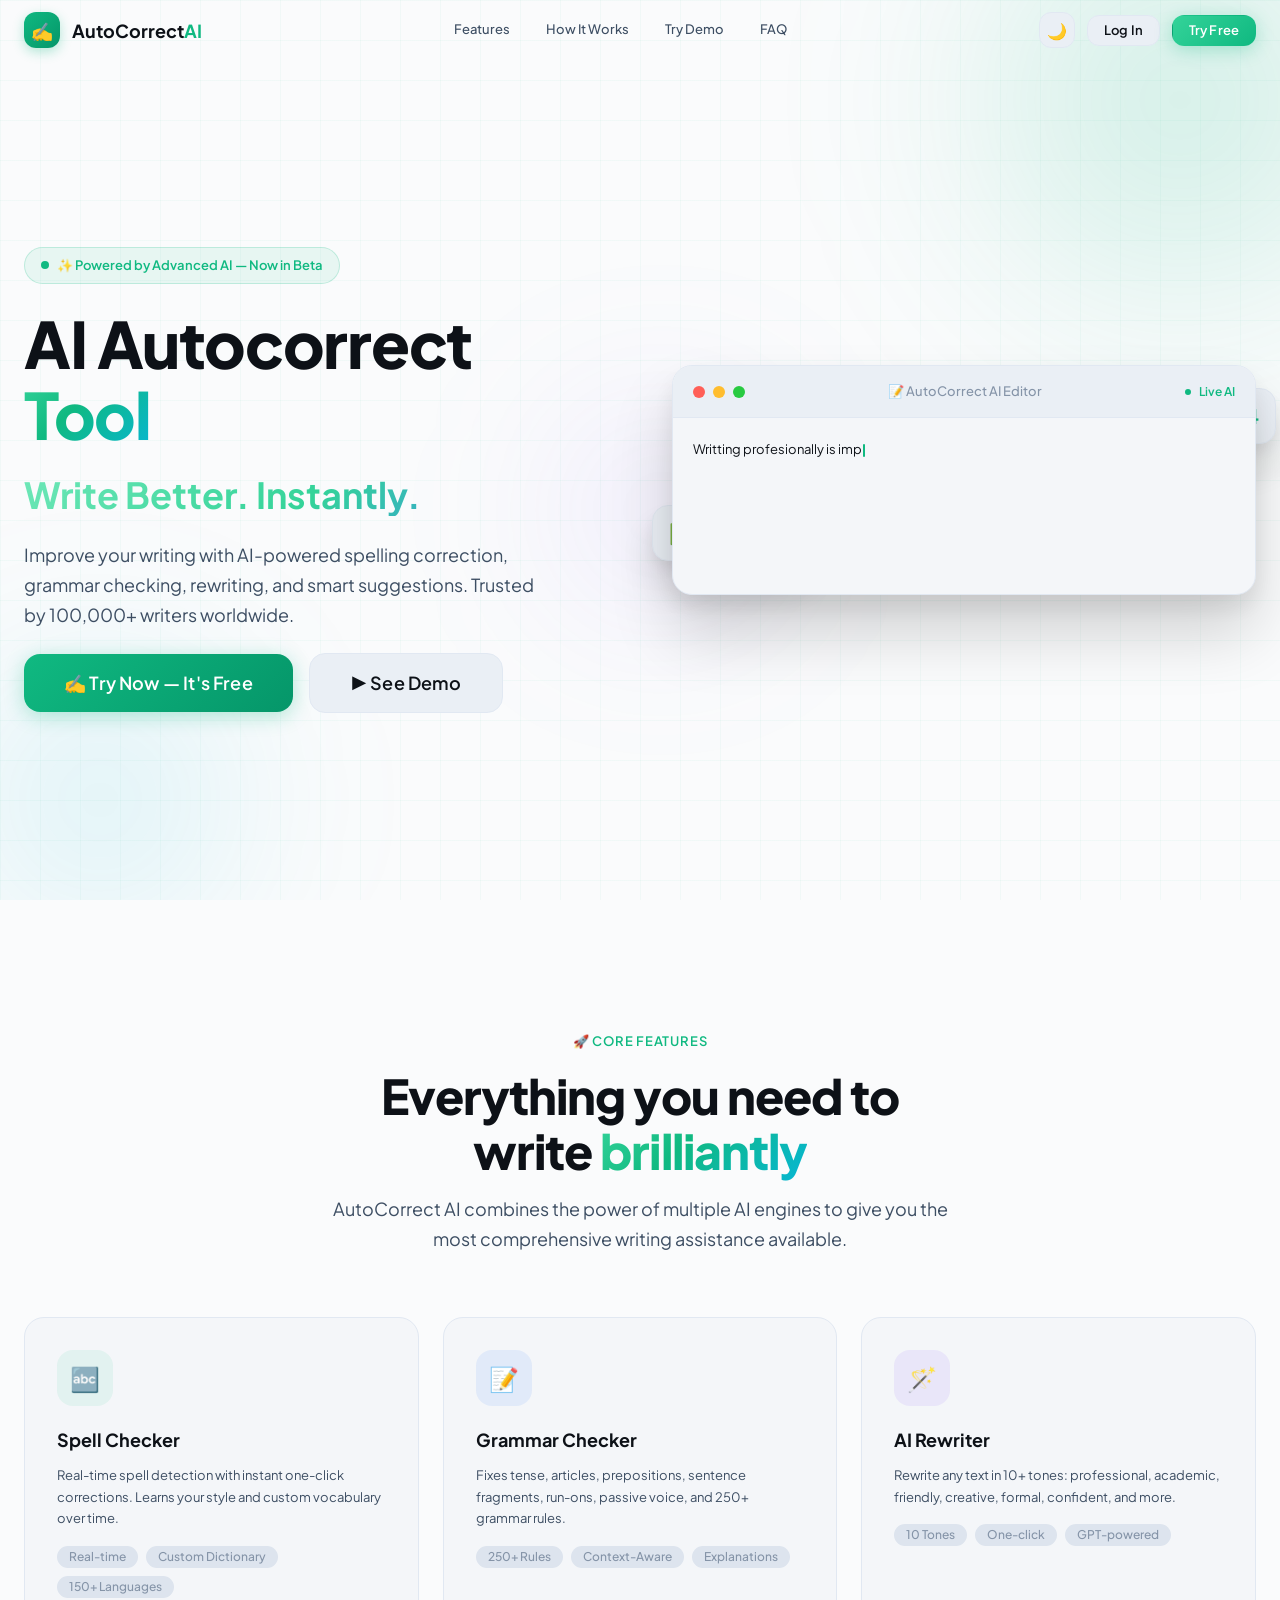
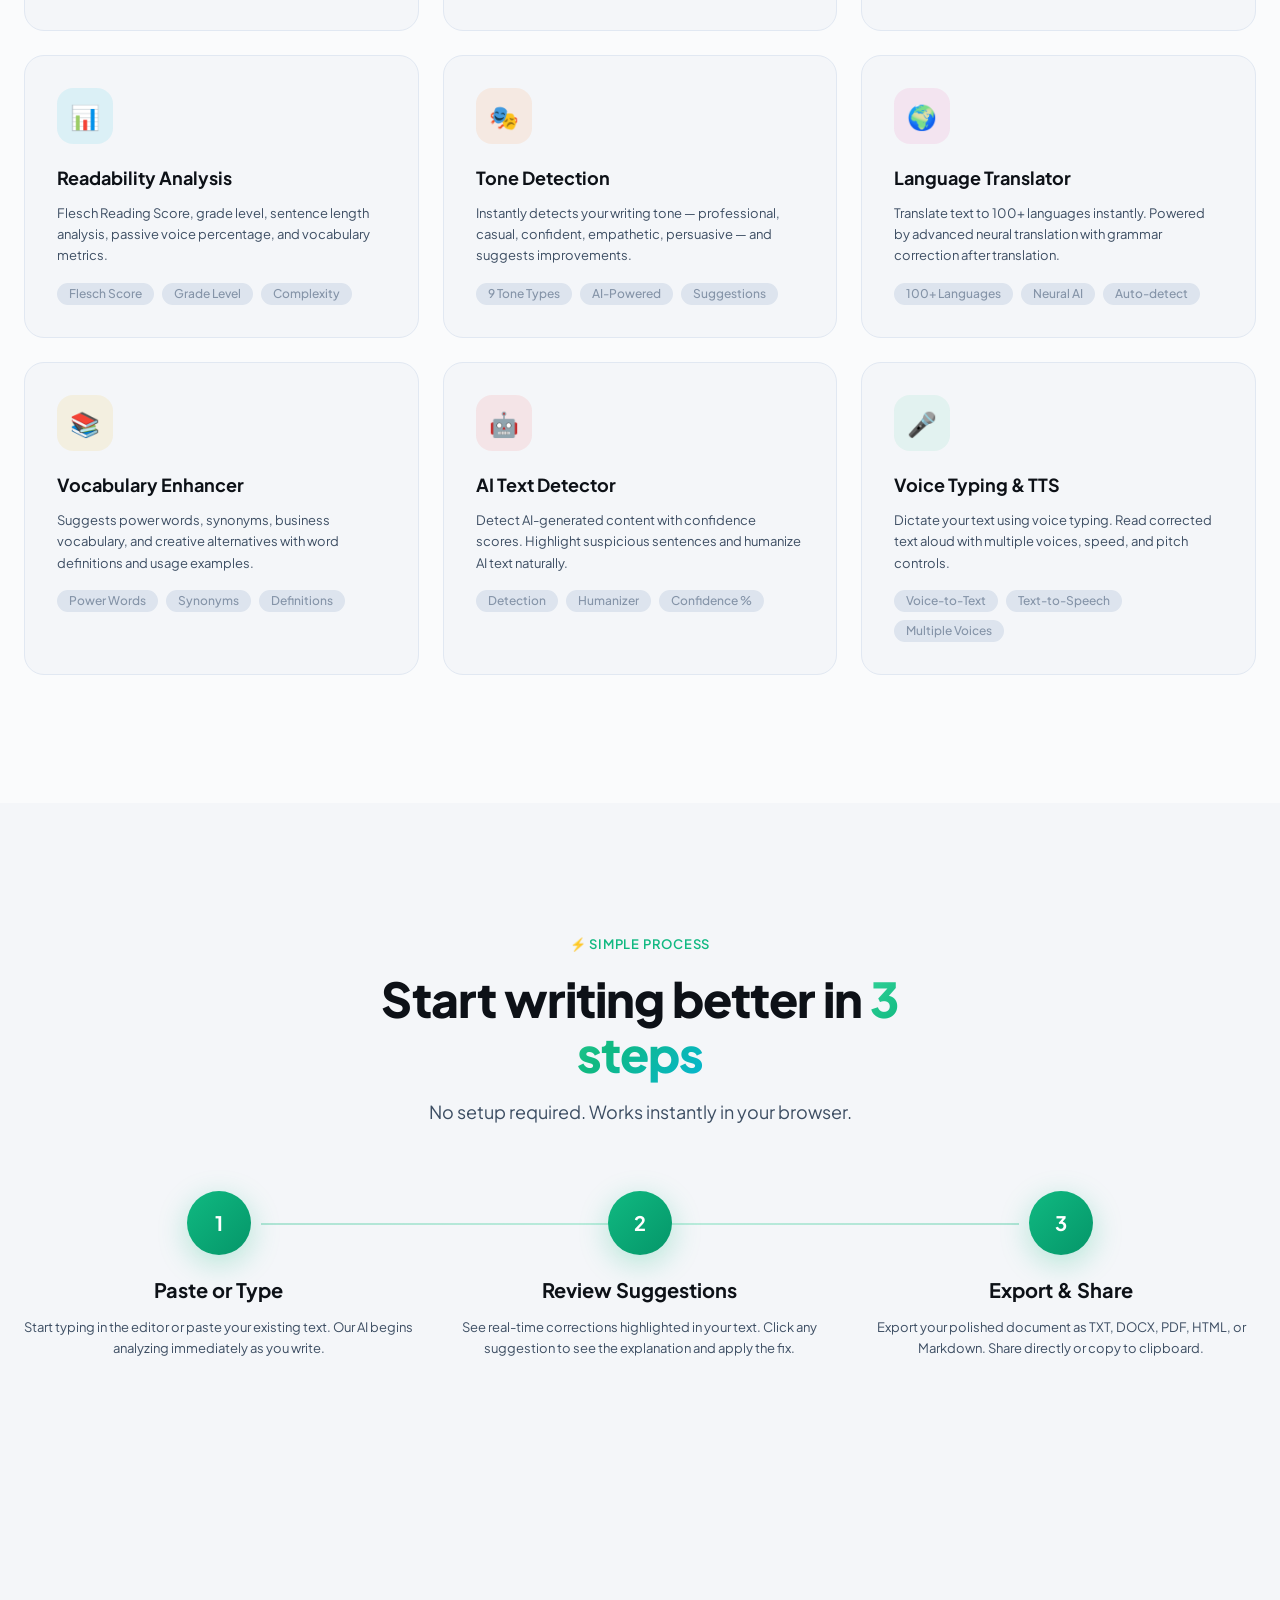
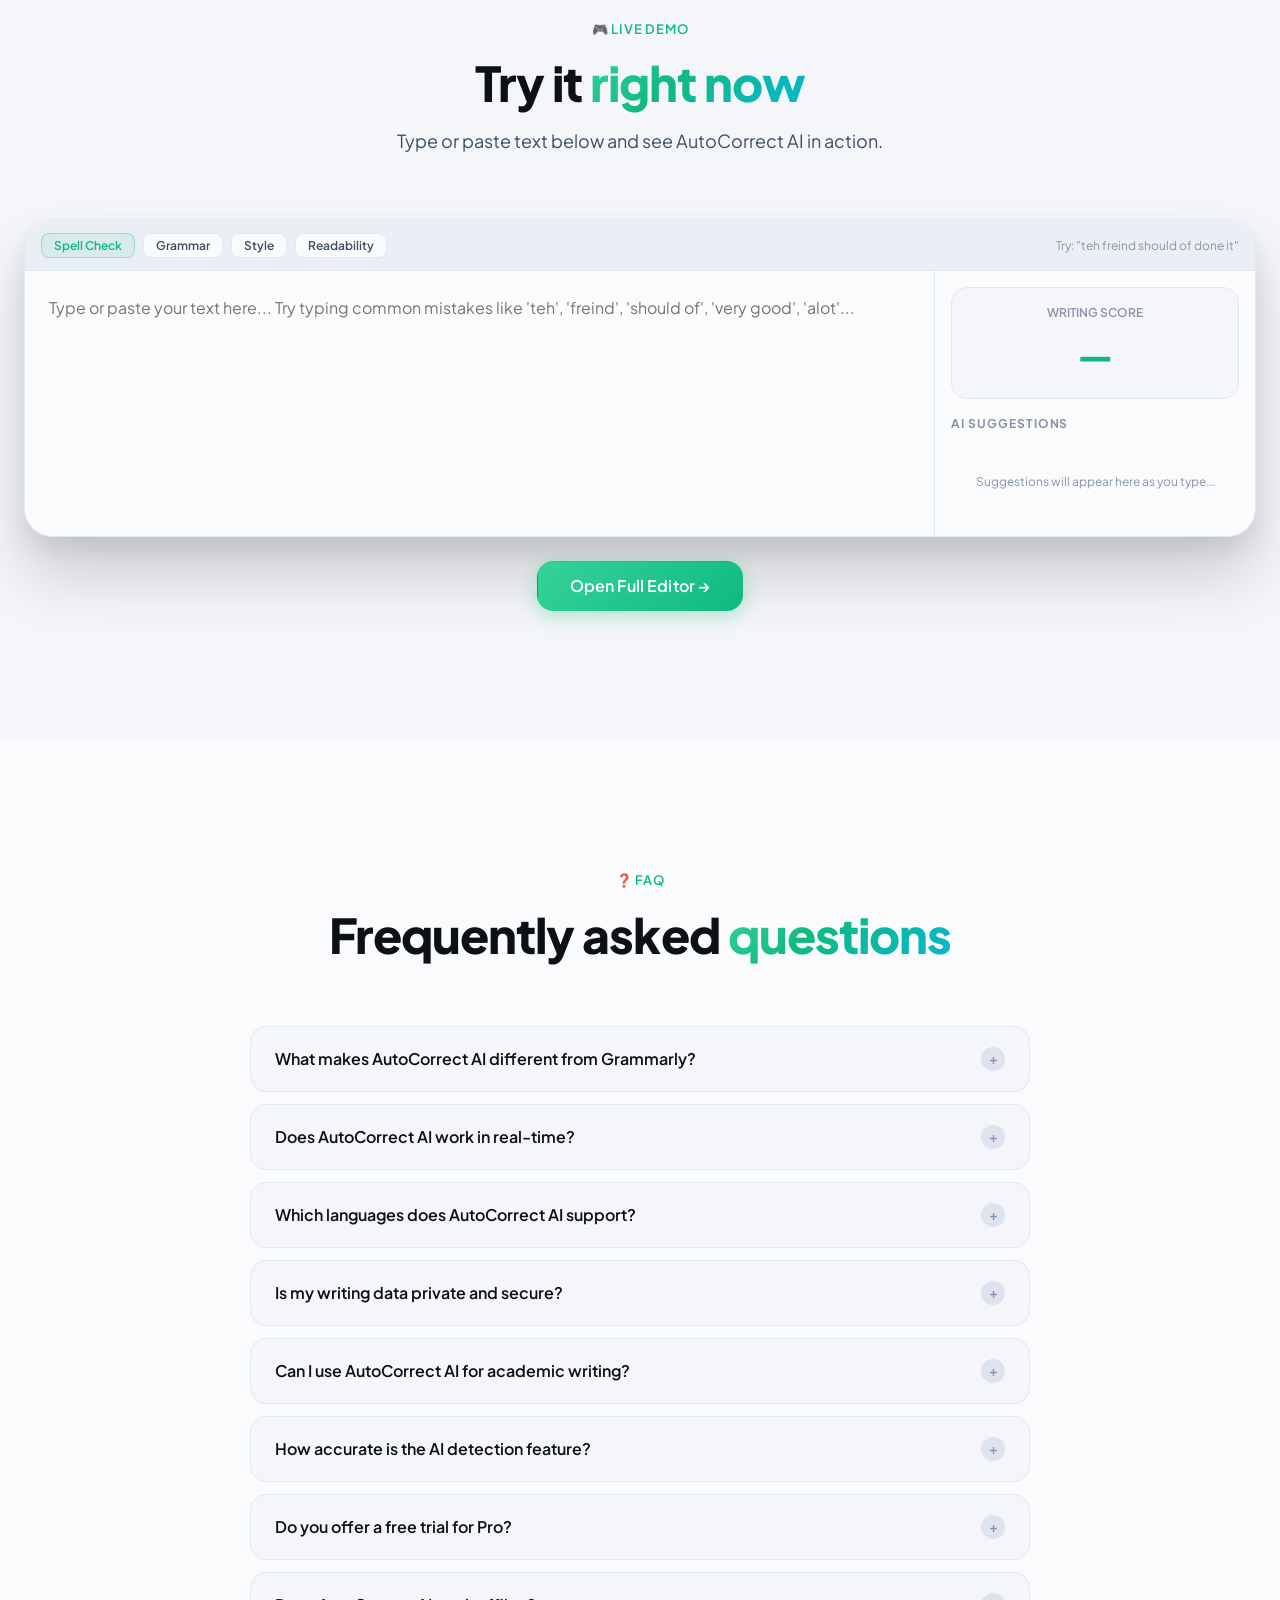
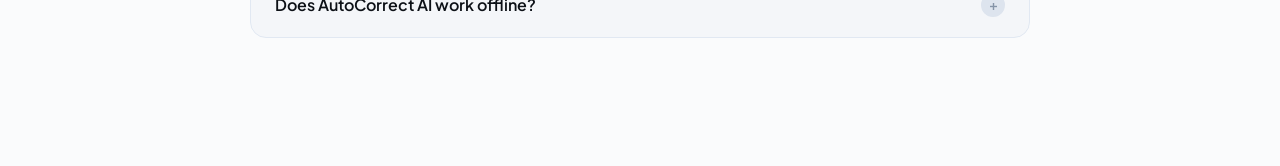
<file: autocorrect-ai/index.html>
<!DOCTYPE html>
<html lang="en" data-theme="dark">
<head>
  <meta charset="UTF-8">
  <meta name="viewport" content="width=device-width, initial-scale=1.0">
  <meta name="description" content="AutoCorrect AI — Write better, instantly. AI-powered spelling correction, grammar checking, rewriting, and smart writing suggestions for professionals.">
  <meta name="keywords" content="autocorrect, grammar checker, spell checker, AI writing assistant, writing tool, grammar fix">
  <meta property="og:title" content="AutoCorrect AI — Write Better. Instantly.">
  <meta property="og:description" content="AI-powered writing assistant that detects spelling mistakes, fixes grammar, and improves your writing in real-time.">
  <title>AutoCorrect AI — Write Better. Instantly.</title>
  <link rel="icon" type="image/svg+xml" href="favicon.svg">
  <link rel="stylesheet" href="css/variables.css">
  <link rel="stylesheet" href="css/base.css">
  <link rel="stylesheet" href="css/components.css">
  <link rel="stylesheet" href="css/landing.css">
</head>
<body>



<!-- ============================================================
     Toast Container
     ============================================================ -->
<div id="toast-container"></div>

<!-- ============================================================
     Navigation
     ============================================================ -->
<nav class="nav" id="main-nav">
  <div class="nav-inner">
    <!-- Logo -->
    <a href="index.html" class="nav-logo">
      <div class="nav-logo-icon">✍</div>
      <span class="nav-logo-text">AutoCorrect<span>AI</span></span>
    </a>

    <!-- Desktop Links -->
    <div class="nav-links">
      <a href="#features" class="nav-link">Features</a>
      <a href="#how-it-works" class="nav-link">How It Works</a>
      <a href="#demo" class="nav-link">Try Demo</a>
      <a href="#faq" class="nav-link">FAQ</a>
    </div>

    <!-- Actions -->
    <div class="nav-actions">
      <button class="theme-toggle" id="theme-toggle-nav" aria-label="Toggle theme">🌙</button>
      <a href="editor.html" class="btn btn-secondary btn-sm hide-mobile">Log In</a>
      <a href="editor.html" class="btn btn-primary btn-sm">Try Free</a>
      <div class="nav-hamburger" id="nav-hamburger" aria-label="Menu">
        <span></span><span></span><span></span>
      </div>
    </div>
  </div>
</nav>

<!-- Mobile Menu -->
<div class="nav-mobile-menu" id="mobile-menu">
  <a href="#features" class="nav-link mobile-nav-link">Features</a>
  <a href="#how-it-works" class="nav-link mobile-nav-link">How It Works</a>
  <a href="#demo" class="nav-link mobile-nav-link">Try Demo</a>
  <a href="editor.html" class="btn btn-primary btn-block" style="margin-top:8px">Try Free →</a>
</div>

<!-- ============================================================
     Hero Section
     ============================================================ -->
<section class="hero" id="hero">
  <!-- Background -->
  <div class="hero-bg">
    <div class="hero-grid"></div>
    <div class="hero-orb hero-orb-1"></div>
    <div class="hero-orb hero-orb-2"></div>
    <div class="hero-orb hero-orb-3"></div>
  </div>

  <div class="hero-inner container">
    <!-- Text Content -->
    <div class="hero-content">
      <div class="hero-badge">
        <span class="hero-badge-dot"></span>
        ✨ Powered by Advanced AI — Now in Beta
      </div>

      <h1 class="hero-title">
        AI Autocorrect<br>
        <span class="gradient-text">Tool</span>
      </h1>

      <p class="hero-tagline gradient-text-warm">Write Better. Instantly.</p>

      <p class="hero-subtitle">
        Improve your writing with AI-powered spelling correction, grammar checking, rewriting, and smart suggestions. Trusted by 100,000+ writers worldwide.
      </p>

      <div class="hero-actions">
        <a href="editor.html" class="btn btn-gradient btn-xl" id="try-now-btn">
          ✍ Try Now — It's Free
        </a>
        <a href="#demo" class="btn btn-secondary btn-xl">
          ▶ See Demo
        </a>
      </div>


    </div>

    <!-- Demo Widget -->
    <div class="hero-visual">
      <!-- Floating badges -->
      <div class="hero-floating hero-float-1">
        <div class="float-widget">
          <span class="float-widget-icon">🎯</span>
          <span>Writing Score: <span class="score-mini">94</span></span>
        </div>
      </div>
      <div class="hero-floating hero-float-2">
        <div class="float-widget">
          <span class="float-widget-icon">✅</span>
          <span>12 issues fixed</span>
        </div>
      </div>

      <!-- Main demo card -->
      <div class="hero-demo-card">
        <div class="demo-card-header">
          <div class="demo-card-dots">
            <div class="demo-dot demo-dot-red"></div>
            <div class="demo-dot demo-dot-yellow"></div>
            <div class="demo-dot demo-dot-green"></div>
          </div>
          <div class="demo-card-title">
            📝 AutoCorrect AI Editor
          </div>
          <div class="demo-card-badge">
            <span style="width:6px;height:6px;background:var(--primary);border-radius:50%;animation:pulse 1.5s infinite"></span>
            Live AI
          </div>
        </div>

        <div class="demo-card-body">
          <div class="demo-text-area">
            <div id="demo-text" style="min-height:80px;line-height:1.8"></div>
          </div>

          <div class="demo-corrections" id="demo-corrections"></div>
        </div>
      </div>
    </div>
  </div>
</section>

<!-- ============================================================
     Features Section
     ============================================================ -->
<section class="section" id="features">
  <div class="container">
    <div class="section-header animate-on-scroll">
      <div class="section-eyebrow">🚀 Core Features</div>
      <h2 class="section-title">Everything you need to write <span class="gradient-text">brilliantly</span></h2>
      <p class="section-subtitle">AutoCorrect AI combines the power of multiple AI engines to give you the most comprehensive writing assistance available.</p>
    </div>

    <div class="features-grid">
      <div class="feature-card animate-on-scroll delay-1">
        <div class="feature-icon icon-green">🔤</div>
        <h3 class="feature-title">Spell Checker</h3>
        <p class="feature-desc">Real-time spell detection with instant one-click corrections. Learns your style and custom vocabulary over time.</p>
        <div class="feature-tags">
          <span class="feature-tag">Real-time</span>
          <span class="feature-tag">Custom Dictionary</span>
          <span class="feature-tag">150+ Languages</span>
        </div>
      </div>

      <div class="feature-card animate-on-scroll delay-2">
        <div class="feature-icon icon-blue">📝</div>
        <h3 class="feature-title">Grammar Checker</h3>
        <p class="feature-desc">Fixes tense, articles, prepositions, sentence fragments, run-ons, passive voice, and 250+ grammar rules.</p>
        <div class="feature-tags">
          <span class="feature-tag">250+ Rules</span>
          <span class="feature-tag">Context-Aware</span>
          <span class="feature-tag">Explanations</span>
        </div>
      </div>

      <div class="feature-card animate-on-scroll delay-3">
        <div class="feature-icon icon-purple">🪄</div>
        <h3 class="feature-title">AI Rewriter</h3>
        <p class="feature-desc">Rewrite any text in 10+ tones: professional, academic, friendly, creative, formal, confident, and more.</p>
        <div class="feature-tags">
          <span class="feature-tag">10 Tones</span>
          <span class="feature-tag">One-click</span>
          <span class="feature-tag">GPT-powered</span>
        </div>
      </div>

      <div class="feature-card animate-on-scroll delay-4">
        <div class="feature-icon icon-cyan">📊</div>
        <h3 class="feature-title">Readability Analysis</h3>
        <p class="feature-desc">Flesch Reading Score, grade level, sentence length analysis, passive voice percentage, and vocabulary metrics.</p>
        <div class="feature-tags">
          <span class="feature-tag">Flesch Score</span>
          <span class="feature-tag">Grade Level</span>
          <span class="feature-tag">Complexity</span>
        </div>
      </div>

      <div class="feature-card animate-on-scroll delay-5">
        <div class="feature-icon icon-orange">🎭</div>
        <h3 class="feature-title">Tone Detection</h3>
        <p class="feature-desc">Instantly detects your writing tone — professional, casual, confident, empathetic, persuasive — and suggests improvements.</p>
        <div class="feature-tags">
          <span class="feature-tag">9 Tone Types</span>
          <span class="feature-tag">AI-Powered</span>
          <span class="feature-tag">Suggestions</span>
        </div>
      </div>

      <div class="feature-card animate-on-scroll delay-6">
        <div class="feature-icon icon-pink">🌍</div>
        <h3 class="feature-title">Language Translator</h3>
        <p class="feature-desc">Translate text to 100+ languages instantly. Powered by advanced neural translation with grammar correction after translation.</p>
        <div class="feature-tags">
          <span class="feature-tag">100+ Languages</span>
          <span class="feature-tag">Neural AI</span>
          <span class="feature-tag">Auto-detect</span>
        </div>
      </div>

      <div class="feature-card animate-on-scroll delay-1">
        <div class="feature-icon icon-yellow">📚</div>
        <h3 class="feature-title">Vocabulary Enhancer</h3>
        <p class="feature-desc">Suggests power words, synonyms, business vocabulary, and creative alternatives with word definitions and usage examples.</p>
        <div class="feature-tags">
          <span class="feature-tag">Power Words</span>
          <span class="feature-tag">Synonyms</span>
          <span class="feature-tag">Definitions</span>
        </div>
      </div>

      <div class="feature-card animate-on-scroll delay-2">
        <div class="feature-icon icon-red">🤖</div>
        <h3 class="feature-title">AI Text Detector</h3>
        <p class="feature-desc">Detect AI-generated content with confidence scores. Highlight suspicious sentences and humanize AI text naturally.</p>
        <div class="feature-tags">
          <span class="feature-tag">Detection</span>
          <span class="feature-tag">Humanizer</span>
          <span class="feature-tag">Confidence %</span>
        </div>
      </div>

      <div class="feature-card animate-on-scroll delay-3">
        <div class="feature-icon icon-green">🎤</div>
        <h3 class="feature-title">Voice Typing & TTS</h3>
        <p class="feature-desc">Dictate your text using voice typing. Read corrected text aloud with multiple voices, speed, and pitch controls.</p>
        <div class="feature-tags">
          <span class="feature-tag">Voice-to-Text</span>
          <span class="feature-tag">Text-to-Speech</span>
          <span class="feature-tag">Multiple Voices</span>
        </div>
      </div>
    </div>
  </div>
</section>

<!-- ============================================================
     How It Works
     ============================================================ -->
<section class="how-it-works" id="how-it-works">
  <div class="container">
    <div class="section-header animate-on-scroll">
      <div class="section-eyebrow">⚡ Simple Process</div>
      <h2 class="section-title">Start writing better in <span class="gradient-text">3 steps</span></h2>
      <p class="section-subtitle">No setup required. Works instantly in your browser.</p>
    </div>

    <div class="steps-grid">
      <div class="step-card animate-on-scroll delay-1">
        <div class="step-number">1</div>
        <h3 class="step-title">Paste or Type</h3>
        <p class="step-desc">Start typing in the editor or paste your existing text. Our AI begins analyzing immediately as you write.</p>
      </div>

      <div class="step-card animate-on-scroll delay-2">
        <div class="step-number">2</div>
        <h3 class="step-title">Review Suggestions</h3>
        <p class="step-desc">See real-time corrections highlighted in your text. Click any suggestion to see the explanation and apply the fix.</p>
      </div>

      <div class="step-card animate-on-scroll delay-3">
        <div class="step-number">3</div>
        <h3 class="step-title">Export & Share</h3>
        <p class="step-desc">Export your polished document as TXT, DOCX, PDF, HTML, or Markdown. Share directly or copy to clipboard.</p>
      </div>
    </div>
  </div>
</section>

<!-- ============================================================
     Interactive Demo
     ============================================================ -->
<section class="demo-section" id="demo">
  <div class="container">
    <div class="section-header animate-on-scroll">
      <div class="section-eyebrow">🎮 Live Demo</div>
      <h2 class="section-title">Try it <span class="gradient-text">right now</span></h2>
      <p class="section-subtitle">Type or paste text below and see AutoCorrect AI in action.</p>
    </div>

    <div class="demo-wrapper animate-on-scroll">
      <!-- Toolbar -->
      <div class="demo-toolbar">
        <button class="demo-tool-btn active">Spell Check</button>
        <button class="demo-tool-btn">Grammar</button>
        <button class="demo-tool-btn">Style</button>
        <button class="demo-tool-btn">Readability</button>
        <div style="margin-left:auto;font-size:12px;color:var(--text-muted)">
          Try: "teh freind should of done it"
        </div>
      </div>

      <div class="demo-body">
        <!-- Editor -->
        <div class="demo-editor-area">
          <textarea
            id="demo-input"
            class="demo-editable"
            placeholder="Type or paste your text here... Try typing common mistakes like 'teh', 'freind', 'should of', 'very good', 'alot'..."
            rows="8"
          ></textarea>
        </div>

        <!-- Suggestions sidebar -->
        <div class="demo-sidebar">
          <div class="demo-score-mini">
            <div style="font-size:12px;font-weight:600;color:var(--text-muted);margin-bottom:6px">WRITING SCORE</div>
            <div style="font-size:36px;font-weight:800;color:var(--primary)">—</div>
          </div>
          <div style="font-size:12px;font-weight:700;color:var(--text-muted);text-transform:uppercase;letter-spacing:0.08em;margin-bottom:8px">AI Suggestions</div>
          <div id="demo-output-area" style="display:flex;flex-direction:column;gap:8px">
            <p class="text-muted" style="font-size:12px;text-align:center;padding:16px">Suggestions will appear here as you type...</p>
          </div>
        </div>
      </div>
    </div>

    <div style="text-align:center;margin-top:24px">
      <a href="editor.html" class="btn btn-primary btn-lg">
        Open Full Editor →
      </a>
    </div>
  </div>
</section>



<section class="faq" id="faq">
  <div class="container">
    <div class="section-header animate-on-scroll">
      <div class="section-eyebrow">❓ FAQ</div>
      <h2 class="section-title">Frequently asked <span class="gradient-text">questions</span></h2>
    </div>

    <div class="faq-list">
      <div class="faq-item animate-on-scroll">
        <div class="faq-question">
          What makes AutoCorrect AI different from Grammarly?
          <div class="faq-icon">+</div>
        </div>
        <div class="faq-answer">AutoCorrect AI goes beyond grammar and spelling. It includes AI text detection, AI humanization, tone transformation, readability scoring, content generation (blog posts, LinkedIn, emails), voice typing, text-to-speech, OCR, PDF editing, and a full AI chat panel — all in one platform. We also explain every correction so you learn while you write.</div>
      </div>

      <div class="faq-item animate-on-scroll">
        <div class="faq-question">
          Does AutoCorrect AI work in real-time?
          <div class="faq-icon">+</div>
        </div>
        <div class="faq-answer">Yes! Our AI analyzes your text continuously as you type. Corrections, suggestions, readability scores, and tone detection all update within milliseconds of your last keystroke. There's no need to click a "check" button.</div>
      </div>

      <div class="faq-item animate-on-scroll">
        <div class="faq-question">
          Which languages does AutoCorrect AI support?
          <div class="faq-icon">+</div>
        </div>
        <div class="faq-answer">AutoCorrect AI supports grammar checking in English, Spanish, French, German, Italian, Portuguese, Japanese, Chinese, Arabic, Hindi, and many more. The translator supports 100+ languages. Voice typing works in all languages supported by your browser's speech recognition.</div>
      </div>

      <div class="faq-item animate-on-scroll">
        <div class="faq-question">
          Is my writing data private and secure?
          <div class="faq-icon">+</div>
        </div>
        <div class="faq-answer">Absolutely. Your documents are stored locally in your browser (localStorage) in the demo version. The production version uses end-to-end encryption, HTTPS, JWT authentication, and is GDPR compliant. We never sell your data to third parties. You can delete your data at any time.</div>
      </div>

      <div class="faq-item animate-on-scroll">
        <div class="faq-question">
          Can I use AutoCorrect AI for academic writing?
          <div class="faq-icon">+</div>
        </div>
        <div class="faq-answer">Yes! AutoCorrect AI has a dedicated Academic Writing mode that helps with essay structure, research writing, citation formatting (APA, MLA, Chicago, Harvard), and maintains appropriate academic tone. The Flesch-Kincaid readability score helps you calibrate complexity for your target audience.</div>
      </div>

      <div class="faq-item animate-on-scroll">
        <div class="faq-question">
          How accurate is the AI detection feature?
          <div class="faq-icon">+</div>
        </div>
        <div class="faq-answer">Our AI detection heuristic analyzes multiple signals including sentence length variance, transition word density, first-person usage patterns, and common AI phrases. It provides a probability score with a confidence level. Note that no AI detector is 100% accurate — treat results as one signal among many, not as definitive proof.</div>
      </div>

      <div class="faq-item animate-on-scroll">
        <div class="faq-question">
          Do you offer a free trial for Pro?
          <div class="faq-icon">+</div>
        </div>
        <div class="faq-answer">Yes! We offer a 14-day free trial of the Pro plan with no credit card required. You get full access to all Pro features including unlimited words, AI rewriting, AI detection, plagiarism checking, and advanced analytics. After the trial, you can choose to upgrade or continue on the Free plan.</div>
      </div>

      <div class="faq-item animate-on-scroll">
        <div class="faq-question">
          Does AutoCorrect AI work offline?
          <div class="faq-icon">+</div>
        </div>
        <div class="faq-answer">The basic spell checker and grammar rules work offline. AI features like rewriting and content generation require an internet connection as they communicate with our AI servers. We're developing a PWA (Progressive Web App) version that will support full offline editing with sync when reconnected.</div>
      </div>
    </div>
  </div>
</section>



<script src="js/themes.js"></script>
<script src="js/landing.js"></script>
</body>
</html>
</file>
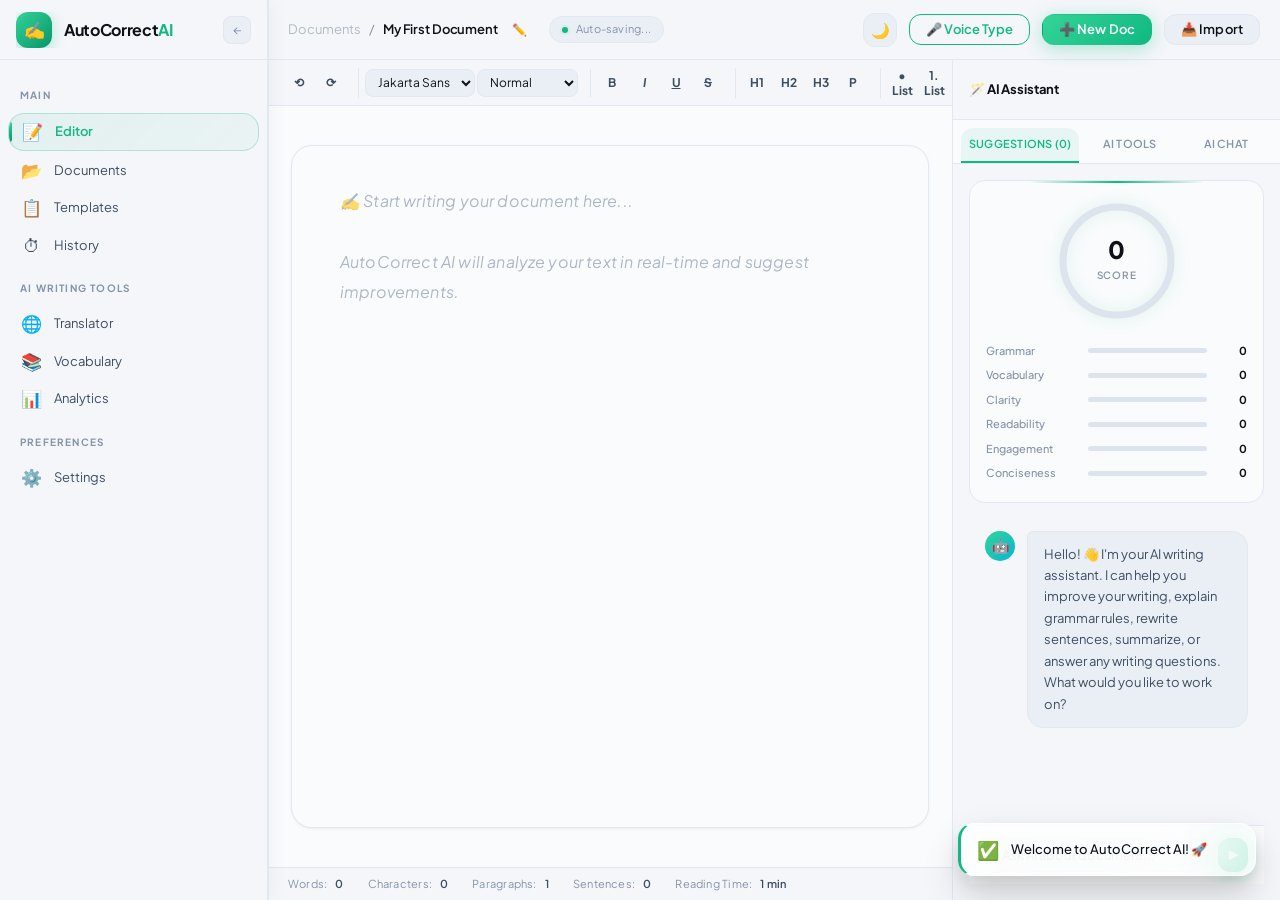
<file: autocorrect-ai/editor.html>
<!DOCTYPE html>
<html lang="en" data-theme="dark">
<head>
  <meta charset="UTF-8">
  <meta name="viewport" content="width=device-width, initial-scale=1.0">
  <meta name="description" content="AutoCorrect AI Editor Dashboard — Professional writing assistant with real-time grammar checks, style improvements, and tone adjustments.">
  <title>Editor Dashboard — AutoCorrect AI</title>
  <link rel="icon" type="image/svg+xml" href="favicon.svg">
  <link rel="stylesheet" href="css/variables.css">
  <link rel="stylesheet" href="css/base.css">
  <link rel="stylesheet" href="css/components.css">
  <link rel="stylesheet" href="css/editor.css">
</head>
<body>



  <!-- Toast Container -->
  <div id="toast-container"></div>

  <div class="app-shell">
    <!-- ==========================================
         Sidebar Navigation
         ========================================== -->
    <aside class="sidebar" id="main-sidebar">
      <div class="sidebar-header">
        <a href="index.html" class="sidebar-logo">
          <div class="sidebar-logo-icon">✍</div>
          <span class="sidebar-logo-text">AutoCorrect<span style="color:var(--primary)">AI</span></span>
        </a>
        <button class="sidebar-toggle" id="sidebar-toggle-btn" title="Toggle Sidebar">←</button>
      </div>

      <nav class="sidebar-nav">
        <div class="sidebar-section-label">Main</div>
        
        <a href="#" class="sidebar-nav-item active" data-view="editor">
          <span class="nav-item-icon">📝</span>
          <span class="nav-item-text">Editor</span>
        </a>
        
        <a href="#" class="sidebar-nav-item" data-view="documents">
          <span class="nav-item-icon">📂</span>
          <span class="nav-item-text">Documents</span>
        </a>

        <a href="#" class="sidebar-nav-item" data-view="templates">
          <span class="nav-item-icon">📋</span>
          <span class="nav-item-text">Templates</span>
        </a>

        <a href="#" class="sidebar-nav-item" data-view="history">
          <span class="nav-item-icon">⏱</span>
          <span class="nav-item-text">History</span>
        </a>

        <div class="sidebar-section-label">AI Writing Tools</div>

        <a href="#" class="sidebar-nav-item" data-view="translator">
          <span class="nav-item-icon">🌐</span>
          <span class="nav-item-text">Translator</span>
        </a>

        <a href="#" class="sidebar-nav-item" data-view="vocabulary">
          <span class="nav-item-icon">📚</span>
          <span class="nav-item-text">Vocabulary</span>
        </a>

        <a href="#" class="sidebar-nav-item" data-view="analytics">
          <span class="nav-item-icon">📊</span>
          <span class="nav-item-text">Analytics</span>
        </a>

        <div class="sidebar-section-label">Preferences</div>

        <a href="#" class="sidebar-nav-item" data-view="settings">
          <span class="nav-item-icon">⚙️</span>
          <span class="nav-item-text">Settings</span>
        </a>

      </nav>


    </aside>

    <!-- ==========================================
         Main Content Area
         ========================================== -->
    <main class="main-content">
      
      <!-- Top Bar -->
      <header class="topbar">
        <div class="topbar-left">
          <button class="btn btn-secondary btn-icon-sm hide-desktop" id="mobile-menu-btn" title="Open Menu">☰</button>
          
          <div class="doc-breadcrumb">
            <span>Documents</span>
            <span>/</span>
            <span class="doc-name" id="doc-name" title="Click to rename">My First Document</span>
            <button class="btn btn-ghost btn-icon-sm" id="rename-doc-btn" title="Rename Document">✏️</button>
          </div>

          <div class="autosave-indicator" id="autosave-indicator">
            <span class="autosave-dot"></span>
            Auto-saving...
          </div>
        </div>

        <div class="topbar-right">
          <button class="theme-toggle" title="Toggle Theme">🌙</button>
          


          <!-- Voice Typing Trigger -->
          <button class="btn btn-outline btn-sm" id="voice-btn" title="Start voice dictation">
            🎤 Voice Type
          </button>

          <!-- Export Dropdown -->
          <div class="dropdown">
            <button class="btn btn-primary btn-sm" id="new-doc-btn">➕ New Doc</button>
          </div>

          <button class="btn btn-secondary btn-sm" onclick="document.getElementById('import-file').click()">
            📥 Import
          </button>
          <input type="file" id="import-file" style="display: none;" accept=".txt,.html,.md">
        </div>
      </header>

      <!-- VIEW: Editor Panel -->
      <div id="view-editor" class="view-panel editor-workspace">
        <div class="editor-main">
          
          <!-- Editing Toolbar -->
          <div class="editor-toolbar">
            <div class="toolbar-group">
              <button class="toolbar-btn" id="tb-undo" title="Undo (Ctrl+Z)">⟲</button>
              <button class="toolbar-btn" id="tb-redo" title="Redo (Ctrl+Y)">⟳</button>
            </div>

            <div class="toolbar-group">
              <select class="toolbar-select" id="tb-font-family" title="Font Family">
                <option value="var(--font-sans)">Jakarta Sans</option>
                <option value="Inter">Inter</option>
                <option value="Georgia">Georgia</option>
                <option value="Courier New">Monospace</option>
              </select>

              <select class="toolbar-select" id="tb-font-size" title="Font Size">
                <option value="3">Small</option>
                <option value="4" selected>Normal</option>
                <option value="5">Large</option>
                <option value="6">Extra Large</option>
              </select>
            </div>

            <div class="toolbar-group">
              <button class="toolbar-btn" id="tb-bold" title="Bold (Ctrl+B)"><b>B</b></button>
              <button class="toolbar-btn" id="tb-italic" title="Italic (Ctrl+I)"><i>I</i></button>
              <button class="toolbar-btn" id="tb-underline" title="Underline (Ctrl+U)"><u>U</u></button>
              <button class="toolbar-btn" id="tb-strike" title="Strikethrough"><s>S</s></button>
            </div>

            <div class="toolbar-group">
              <button class="toolbar-btn" id="tb-h1" title="Heading 1">H1</button>
              <button class="toolbar-btn" id="tb-h2" title="Heading 2">H2</button>
              <button class="toolbar-btn" id="tb-h3" title="Heading 3">H3</button>
              <button class="toolbar-btn" id="tb-p" title="Paragraph">P</button>
            </div>

            <div class="toolbar-group">
              <button class="toolbar-btn" id="tb-ul" title="Bullet List">• List</button>
              <button class="toolbar-btn" id="tb-ol" title="Numbered List">1. List</button>
              <button class="toolbar-btn" id="tb-quote" title="Blockquote">“</button>
            </div>

            <div class="toolbar-group">
              <button class="toolbar-btn" id="tb-left" title="Align Left">Align L</button>
              <button class="toolbar-btn" id="tb-center" title="Align Center">Align C</button>
              <button class="toolbar-btn" id="tb-right" title="Align Right">Align R</button>
            </div>

            <div class="toolbar-group">
              <button class="toolbar-btn" id="tb-link" title="Insert Link">🔗</button>
              <input type="color" id="tb-color" class="toolbar-btn" title="Text Color" style="padding:0;width:30px;height:30px;border:none;background:none;cursor:pointer">
              <button class="toolbar-btn" id="tb-clear" title="Clear Formatting">🧹</button>
            </div>
          </div>

          <!-- Paper Canvas -->
          <div class="editor-area">
            <div class="editor-paper">
              <div 
                class="editor-content" 
                id="editor-content" 
                contenteditable="true" 
                spellcheck="false"
              ></div>
            </div>
          </div>

          <!-- Word counts & stats -->
          <div class="editor-stats-bar">
            <div class="stat-item">Words: <span class="stat-value" id="stat-words">0</span></div>
            <div class="stat-item">Characters: <span class="stat-value" id="stat-chars">0</span></div>
            <div class="stat-item">Paragraphs: <span class="stat-value" id="stat-paragraphs">0</span></div>
            <div class="stat-item">Sentences: <span class="stat-value" id="stat-sentences">0</span></div>
            <div class="stat-item">Reading Time: <span class="stat-value" id="stat-reading">1 min</span></div>
          </div>
        </div>

        <!-- ==========================================
             Right Side Panel (AI Assistance)
             ========================================== -->
        <aside class="ai-panel" id="ai-panel">
          <div class="ai-panel-header">
            <span class="ai-panel-title">🪄 AI Assistant</span>
          </div>

          <!-- Tabs -->
          <div class="panel-tabs">
            <div class="panel-tab active" data-panel="suggestions">Suggestions (<span id="error-count">0</span>)</div>
            <div class="panel-tab" data-panel="rewrite">AI Tools</div>
            <div class="panel-tab" data-panel="chat">AI Chat</div>
          </div>

          <div class="panel-content">
            
            <!-- SECTION: Suggestions -->
            <div class="panel-section active" id="panel-suggestions">
              <!-- Score circular ring -->
              <div class="writing-score-card">
                <div class="score-ring">
                  <svg width="120" height="120">
                    <circle class="score-ring-track" cx="60" cy="60" r="54"></circle>
                    <circle class="score-ring-fill" id="score-ring-fill" cx="60" cy="60" r="54" style="stroke-dasharray: 339.292; stroke-dashoffset: 339.292;"></circle>
                  </svg>
                  <div class="score-ring-value">
                    <span class="score-ring-number" id="score-number">0</span>
                    <span class="score-ring-label">Score</span>
                  </div>
                </div>

                <div class="score-breakdown">
                  <div class="score-row">
                    <span class="score-row-label">Grammar</span>
                    <div class="progress-bar score-row-bar"><div class="progress-fill" id="score-grammar-bar" style="width:0%"></div></div>
                    <span class="score-row-value" id="score-grammar-num">0</span>
                  </div>
                  <div class="score-row">
                    <span class="score-row-label">Vocabulary</span>
                    <div class="progress-bar score-row-bar"><div class="progress-fill" id="score-vocabulary-bar" style="width:0%"></div></div>
                    <span class="score-row-value" id="score-vocabulary-num">0</span>
                  </div>
                  <div class="score-row">
                    <span class="score-row-label">Clarity</span>
                    <div class="progress-bar score-row-bar"><div class="progress-fill" id="score-clarity-bar" style="width:0%"></div></div>
                    <span class="score-row-value" id="score-clarity-num">0</span>
                  </div>
                  <div class="score-row">
                    <span class="score-row-label">Readability</span>
                    <div class="progress-bar score-row-bar"><div class="progress-fill" id="score-readability-bar" style="width:0%"></div></div>
                    <span class="score-row-value" id="score-readability-num">0</span>
                  </div>
                  <div class="score-row">
                    <span class="score-row-label">Engagement</span>
                    <div class="progress-bar score-row-bar"><div class="progress-fill" id="score-engagement-bar" style="width:0%"></div></div>
                    <span class="score-row-value" id="score-engagement-num">0</span>
                  </div>
                  <div class="score-row">
                    <span class="score-row-label">Conciseness</span>
                    <div class="progress-bar score-row-bar"><div class="progress-fill" id="score-conciseness-bar" style="width:0%"></div></div>
                    <span class="score-row-value" id="score-conciseness-num">0</span>
                  </div>
                </div>
              </div>

              <!-- corrections-list hidden — required by JS -->
              <div id="corrections-list" style="display:none"></div>
            </div>

            <!-- SECTION: AI Tools -->
            <div class="panel-section" id="panel-rewrite">
              <!-- Rewriter Card -->
              <div class="ai-tool-section">
                <div class="ai-tool-title">⚡ Tone Adjuster</div>
                <div class="tone-chips" style="margin-bottom:12px">
                  <span class="chip tone-chip active" data-tone="professional">Professional</span>
                  <span class="chip tone-chip" data-tone="academic">Academic</span>
                  <span class="chip tone-chip" data-tone="friendly">Friendly</span>
                  <span class="chip tone-chip" data-tone="formal">Formal</span>
                  <span class="chip tone-chip" data-tone="confident">Confident</span>
                  <span class="chip tone-chip" data-tone="simple">Simple</span>
                </div>
                <button class="btn btn-primary btn-block btn-sm" id="ai-rewrite-btn">Apply Tone Change</button>
              </div>

              <!-- Other options -->
              <div class="ai-tool-section" style="display:flex;flex-direction:column;gap:8px">
                <div class="ai-tool-title">🪄 Smart Assistant</div>
                <div style="display:grid;grid-template-columns:1fr 1fr;gap:8px">
                  <button class="btn btn-secondary btn-sm" id="ai-humanize-btn">Humanize</button>
                  <button class="btn btn-secondary btn-sm" id="ai-summarize-btn">Summarize</button>
                  <button class="btn btn-secondary btn-sm" id="ai-expand-btn">Expand</button>
                  <button class="btn btn-secondary btn-sm" id="ai-shorten-btn">Shorten</button>
                </div>
              </div>

              <!-- Rewrite Preview Area -->
              <div id="rewrite-preview"></div>

              <!-- Real-time Tone detected -->
              <div class="ai-tool-section">
                <div class="ai-tool-title">🎭 Detected Tone</div>
                <div style="display:flex;align-items:center;justify-content:space-between">
                  <span id="tone-primary" class="badge badge-green">Neutral</span>
                  <span id="tone-secondary" style="font-size:12px;color:var(--text-muted)"></span>
                </div>
              </div>

              <!-- AI Detection Card -->
              <div class="ai-tool-section">
                <div class="ai-tool-title">🤖 AI Content Check</div>
                <button class="btn btn-secondary btn-block btn-sm" id="detect-ai-btn">Analyze AI Probability</button>
                <div id="ai-detect-output" style="margin-top:8px"></div>
              </div>

              <!-- AI Content Generator Card -->
              <div class="ai-tool-section">
                <div class="ai-tool-title">✍️ AI Content Generator</div>
                <div style="display:flex;flex-direction:column;gap:8px">
                  <select class="form-select" id="generate-type" style="width:100%">
                    <option value="blog">Blog Post</option>
                    <option value="linkedin">LinkedIn Post</option>
                    <option value="email">Professional Email</option>
                    <option value="essay">Academic Essay</option>
                  </select>
                  <input type="text" class="form-input" id="generate-topic" placeholder="Enter topic or prompt..." style="width:100%">
                  <button class="btn btn-primary btn-block btn-sm" id="generate-btn">Generate Content</button>
                </div>
              </div>
            </div>

            <!-- SECTION: AI Chat Panel -->
            <div class="panel-section" id="panel-chat" style="height:480px;display:flex;flex-direction:column">
              <div class="ai-chat" style="flex:1;display:flex;flex-direction:column;overflow:hidden">
                <div class="chat-messages" id="chat-messages" style="flex:1;overflow-y:auto"></div>
                <div class="chat-input-area">
                  <input type="text" class="chat-input" id="chat-input" placeholder="Ask AI about document...">
                  <button class="btn btn-primary btn-sm btn-icon" id="chat-send">▶</button>
                </div>
              </div>
            </div>

          </div>
        </aside>
      </div>

      <!-- VIEW: Documents Panel -->
      <div id="view-documents" class="view-panel hidden container" style="padding-top:24px">
        <h2 style="margin-bottom:20px">Your Documents</h2>
        <div class="document-list" id="doc-list">
          <p class="text-center text-muted">Loading your files...</p>
        </div>
      </div>

      <!-- VIEW: Templates Panel -->
      <div id="view-templates" class="view-panel hidden container" style="padding-top:24px">
        <h2 style="margin-bottom:12px">Document Templates</h2>
        <p class="text-secondary" style="margin-bottom:24px">Kickstart your writing with one of our AI-optimized layouts.</p>
        
        <div class="templates-grid">
          <div class="template-card" data-template="email_professional">
            <div class="template-icon">📧</div>
            <div class="template-name">Professional Email</div>
            <div class="template-desc">Standard business email template.</div>
          </div>
          <div class="template-card" data-template="email_followup">
            <div class="template-icon">🔄</div>
            <div class="template-name">Follow-up Email</div>
            <div class="template-desc">Polite follow-up for replies.</div>
          </div>
          <div class="template-card" data-template="blog_intro">
            <div class="template-icon">✍️</div>
            <div class="template-name">Blog Introduction</div>
            <div class="template-desc">Catchy hook and intro template.</div>
          </div>
          <div class="template-card" data-template="cover_letter">
            <div class="template-icon">📄</div>
            <div class="template-name">Cover Letter</div>
            <div class="template-desc">Professional application letter.</div>
          </div>
          <div class="template-card" data-template="resume_summary">
            <div class="template-icon">👤</div>
            <div class="template-name">Resume Summary</div>
            <div class="template-desc">ATS-optimized bio & summary.</div>
          </div>
          <div class="template-card" data-template="linkedin_post">
            <div class="template-icon">💼</div>
            <div class="template-name">LinkedIn Post</div>
            <div class="template-desc">High-engagement professional post.</div>
          </div>
          <div class="template-card" data-template="product_description">
            <div class="template-icon">🛍️</div>
            <div class="template-name">Product Description</div>
            <div class="template-desc">Compelling sales copy details.</div>
          </div>
          <div class="template-card" data-template="essay_intro">
            <div class="template-icon">📚</div>
            <div class="template-name">Essay Introduction</div>
            <div class="template-desc">APA/MLA thesis statement format.</div>
          </div>
        </div>
      </div>

      <!-- VIEW: History Audit Log -->
      <div id="view-history" class="view-panel hidden container" style="padding-top:24px">
        <h2 style="margin-bottom:20px">Correction History</h2>
        <div class="document-list" id="history-list">
          <p class="text-center text-muted">No history found.</p>
        </div>
      </div>

      <!-- VIEW: Translator Dashboard -->
      <div id="view-translator" class="view-panel hidden container" style="padding-top:24px">
        <h2 style="margin-bottom:12px">Language Translator</h2>
        <p class="text-secondary" style="margin-bottom:20px">Translate the editor's text to a target language with auto-grammar correction.</p>
        
        <div class="card" style="max-width:500px;margin:0 auto;display:flex;flex-direction:column;gap:12px">
          <div class="form-group">
            <label class="form-label" for="translate-lang">Translate To</label>
            <select class="form-select" id="translate-lang">
              <option value="es" selected>Spanish (Español)</option>
              <option value="fr">French (Français)</option>
              <option value="de">German (Deutsch)</option>
              <option value="it">Italian (Italiano)</option>
              <option value="pt">Portuguese (Português)</option>
              <option value="ja">Japanese (日本語)</option>
              <option value="zh">Chinese (中文)</option>
              <option value="hi">Hindi (हिंदी)</option>
              <option value="ar">Arabic (العربية)</option>
            </select>
          </div>
          <button class="btn btn-primary" id="translate-btn">Translate Editor Text</button>
          <div id="translate-output"></div>
        </div>
      </div>

      <!-- VIEW: Vocabulary Panel -->
      <div id="view-vocabulary" class="view-panel hidden container" style="padding-top:24px">
        <h2 style="margin-bottom:8px">Vocabulary Enhancer</h2>
        <p class="text-secondary" style="margin-bottom:24px">Click a suggested replacement to apply it instantly to your document.</p>
        
        <div class="card" style="max-width:600px;margin:0 auto">
          <div style="font-weight:700;font-size:13px;color:var(--text-muted);text-transform:uppercase;margin-bottom:12px">Suggestions in your text</div>
          <div style="display:flex;flex-direction:column;gap:10px" id="vocab-suggestions">
            <p class="text-muted" style="font-size:13px;text-align:center;padding:12px">Write more words in the editor to see vocabulary suggestions...</p>
          </div>
        </div>
      </div>

      <!-- VIEW: Analytics Panel -->
      <div id="view-analytics" class="view-panel hidden container" style="padding-top:24px">
        <h2 style="margin-bottom:20px">Writing Analytics</h2>
        
        <div class="analytics-grid" style="margin-bottom:24px">
          <div class="analytics-metric-card">
            <div class="analytics-metric-value" id="analytics-words">0</div>
            <div class="analytics-metric-label">Words Checked</div>
            <div class="analytics-metric-change change-up">↑ 12% this week</div>
          </div>
          <div class="analytics-metric-card">
            <div class="analytics-metric-value" id="analytics-fixed">0</div>
            <div class="analytics-metric-label">Mistakes Fixed</div>
            <div class="analytics-metric-change change-up">↑ 4% this week</div>
          </div>
          <div class="analytics-metric-card">
            <div class="analytics-metric-value" id="analytics-score">0</div>
            <div class="analytics-metric-label">Average Score</div>
            <div class="analytics-metric-change change-up">↑ 2.1 pts vs last month</div>
          </div>
          <div class="analytics-metric-card">
            <div class="analytics-metric-value" id="analytics-sessions">0</div>
            <div class="analytics-metric-label">Total Sessions</div>
            <div class="analytics-metric-change change-up">Active status</div>
          </div>
        </div>

        <div style="display:grid;grid-template-columns:1fr 1fr;gap:24px">
          <div class="analytics-chart-card">
            <div style="font-weight:700;font-size:14px;margin-bottom:12px">WEEKLY OUTPUT (WORDS)</div>
            <canvas id="weekly-chart" class="chart-canvas"></canvas>
          </div>
          <div class="analytics-chart-card">
            <div style="font-weight:700;font-size:14px;margin-bottom:12px">SCORE TREND (30 DAYS)</div>
            <canvas id="score-chart" class="chart-canvas"></canvas>
          </div>
        </div>

        <div class="analytics-chart-card" style="margin-top:24px">
          <div style="font-weight:700;font-size:14px;margin-bottom:12px">MISTAKES BY CATEGORY</div>
          <canvas id="errors-chart" class="chart-canvas"></canvas>
        </div>
      </div>

      <!-- VIEW: Settings Panel -->
      <div id="view-settings" class="view-panel hidden container" style="padding-top:24px">
        <h2 style="margin-bottom:20px">Application Settings</h2>
        
        <div class="settings-container" style="max-width:600px;margin:0 auto">
          <div class="settings-section">
            <div class="settings-section-title">✍ Editor Preferences</div>
            
            <div class="settings-row">
              <div class="settings-row-info">
                <div class="settings-row-label">Default Font Size</div>
                <div class="settings-row-desc">Adjust the main text editor font sizing.</div>
              </div>
              <select class="form-select" id="setting-font-size" style="width:120px">
                <option value="14">14px</option>
                <option value="16" selected>16px</option>
                <option value="18">18px</option>
                <option value="20">20px</option>
              </select>
            </div>

            <div class="settings-row">
              <div class="settings-row-info">
                <div class="settings-row-label">Font Family</div>
                <div class="settings-row-desc">Choose your preferred writing typeface.</div>
              </div>
              <select class="form-select" id="setting-font-family" style="width:160px">
                <option value="var(--font-sans)">Plus Jakarta Sans</option>
                <option value="Inter">Inter</option>
                <option value="Georgia">Georgia (Serif)</option>
                <option value="Courier New">Monospace</option>
              </select>
            </div>

            <div class="settings-row">
              <div class="settings-row-info">
                <div class="settings-row-label">Line Spacing</div>
                <div class="settings-row-desc">Configure line-height index: <span id="lh-value" style="font-weight:700">1.8</span></div>
              </div>
              <input type="range" class="range-slider" id="setting-line-height" min="1.4" max="2.4" step="0.1" value="1.8" style="width:120px">
            </div>
          </div>

          <div class="settings-section">
            <div class="settings-section-title">🔍 AI Correction Controls</div>
            
            <div class="settings-row">
              <div class="settings-row-info">
                <div class="settings-row-label">🔑 Google Gemini API Key (Optional)</div>
                <div class="settings-row-desc">Enter your Google Gemini API key from AI Studio to connect live cloud AI.</div>
              </div>
              <div style="display:flex;gap:8px;align-items:center">
                <input type="password" id="setting-gemini-key" placeholder="AIzaSy..." class="toolbar-select" style="width:180px;padding:6px 10px">
                <button class="btn btn-primary btn-sm" id="save-gemini-key-btn">Save Key</button>
              </div>
            </div>

            <div class="settings-row">
              <div class="settings-row-info">
                <div class="settings-row-label">Real-time Spell Checker</div>
                <div class="settings-row-desc">Underline mistakes as you write.</div>
              </div>
              <label class="toggle">
                <input type="checkbox" id="setting-spell-check" checked>
                <div class="toggle-track"></div>
              </label>
            </div>

            <div class="settings-row">
              <div class="settings-row-info">
                <div class="settings-row-label">Autocorrect on Space</div>
                <div class="settings-row-desc">Automatically correct misspelled words when you press spacebar.</div>
              </div>
              <label class="toggle">
                <input type="checkbox" id="setting-auto-correct" checked>
                <div class="toggle-track"></div>
              </label>
            </div>

            <div class="settings-row">
              <div class="settings-row-info">
                <div class="settings-row-label">Grammar Validation</div>
                <div class="settings-row-desc">Validate prepositions, verbs, syntax rules.</div>
              </div>
              <label class="toggle">
                <input type="checkbox" id="setting-grammar-check" checked>
                <div class="toggle-track"></div>
              </label>
            </div>

            <div class="settings-row">
              <div class="settings-row-info">
                <div class="settings-row-label">Style Suggestions</div>
                <div class="settings-row-desc">Detect weak words, passive voice, readability.</div>
              </div>
              <label class="toggle">
                <input type="checkbox" id="setting-style-check" checked>
                <div class="toggle-track"></div>
              </label>
            </div>

            <div class="settings-row">
              <div class="settings-row-info">
                <div class="settings-row-label">Autosave Document</div>
                <div class="settings-row-desc">Automatically save drafts to browser storage every 5 seconds.</div>
              </div>
              <label class="toggle">
                <input type="checkbox" id="setting-auto-save" checked>
                <div class="toggle-track"></div>
              </label>
            </div>
          </div>
        </div>
      </div>

    </main>
  </div>

  <!-- Hidden TTS + Export controls (required by JS bindings) -->
  <div style="display:none">
    <select id="tts-voice-select"></select>
    <input type="range" id="tts-rate" min="0.5" max="2" step="0.1" value="1">
    <input type="range" id="tts-pitch" min="0.5" max="2" step="0.1" value="1">
    <button id="tts-btn"></button>
    <button id="tts-stop"></button>
    <div id="export-txt"></div>
    <div id="export-md"></div>
    <div id="export-html"></div>
    <button id="export-copy"></button>
  </div>
  <script src="js/themes.js"></script>
  <script src="js/storage.js"></script>
  <script src="js/spellcheck.js"></script>
  <script src="js/grammar.js"></script>
  <script src="js/ai-assistant.js"></script>
  <script src="js/analytics.js"></script>
  <script src="js/tts.js"></script>
  <script src="js/gemini.js"></script>
  <script src="js/editor.js"></script>
</body>
</html>
</file>
<file: autocorrect-ai/css/variables.css>
/* ============================================
   AutoCorrect AI — Design Tokens (Enhanced)
   ============================================ */

@import url('https://fonts.googleapis.com/css2?family=Plus+Jakarta+Sans:ital,wght@0,300;0,400;0,500;0,600;0,700;0,800;1,400;1,600&family=Inter:wght@300;400;500;600;700&family=JetBrains+Mono:wght@400;500&display=swap');

:root {
  /* Brand Colors — more vivid, warmer green */
  --primary:          #10B981;
  --primary-dark:     #059669;
  --primary-darker:   #047857;
  --primary-light:    #34D399;
  --primary-lighter:  #6EE7B7;
  --primary-glow:     rgba(16, 185, 129, 0.30);
  --primary-subtle:   rgba(16, 185, 129, 0.08);
  --primary-border:   rgba(16, 185, 129, 0.25);

  /* Accent Palette */
  --accent-purple:    #8B5CF6;
  --accent-purple-light: #A78BFA;
  --accent-blue:      #3B82F6;
  --accent-blue-light: #60A5FA;
  --accent-cyan:      #06B6D4;
  --accent-orange:    #F97316;
  --accent-yellow:    #EAB308;
  --accent-red:       #EF4444;
  --accent-pink:      #EC4899;

  /* Light Mode Surfaces — subtle warm tint */
  --surface-bg:       #FAFBFC;
  --surface-1:        #F4F6F9;
  --surface-2:        #EAEFF5;
  --surface-3:        #DDE4EE;
  --surface-4:        #C8D3E2;
  --surface-overlay:  rgba(250, 251, 252, 0.92);

  /* Light Mode Text */
  --text-primary:     #0D1117;
  --text-secondary:   #3D4E63;
  --text-muted:       #8594A8;
  --text-inverse:     #FFFFFF;

  /* Light Mode Borders */
  --border:           #E1E8F2;
  --border-strong:    #C5D0DF;
  --border-focus:     var(--primary);

  /* Shadows — richer layering */
  --shadow-xs:        0 1px 2px rgba(0,0,0,0.04);
  --shadow-sm:        0 1px 4px rgba(0,0,0,0.07), 0 1px 2px rgba(0,0,0,0.05);
  --shadow-md:        0 4px 12px rgba(0,0,0,0.08), 0 2px 4px rgba(0,0,0,0.06);
  --shadow-lg:        0 12px 24px rgba(0,0,0,0.10), 0 4px 8px rgba(0,0,0,0.06);
  --shadow-xl:        0 24px 40px rgba(0,0,0,0.12), 0 8px 16px rgba(0,0,0,0.06);
  --shadow-2xl:       0 40px 64px rgba(0,0,0,0.16), 0 12px 24px rgba(0,0,0,0.08);
  --shadow-green:     0 8px 30px rgba(16, 185, 129, 0.28);
  --shadow-green-lg:  0 20px 60px rgba(16, 185, 129, 0.38);
  --shadow-inset:     inset 0 1px 3px rgba(0,0,0,0.06);

  /* Glass */
  --glass-bg:         rgba(255, 255, 255, 0.75);
  --glass-border:     rgba(255, 255, 255, 0.65);
  --glass-blur:       blur(24px);
  --glass-shadow:     0 8px 32px rgba(0,0,0,0.08);

  /* Typography */
  --font-sans:        'Plus Jakarta Sans', 'Inter', -apple-system, BlinkMacSystemFont, sans-serif;
  --font-mono:        'JetBrains Mono', 'Fira Code', 'Cascadia Code', monospace;

  --text-xs:          0.75rem;
  --text-sm:          0.8125rem;
  --text-base:        1rem;
  --text-lg:          1.125rem;
  --text-xl:          1.25rem;
  --text-2xl:         1.5rem;
  --text-3xl:         1.875rem;
  --text-4xl:         2.25rem;
  --text-5xl:         3rem;
  --text-6xl:         3.75rem;
  --text-7xl:         4.5rem;

  --font-normal:      400;
  --font-medium:      500;
  --font-semibold:    600;
  --font-bold:        700;
  --font-extrabold:   800;

  --leading-tight:    1.25;
  --leading-snug:     1.375;
  --leading-normal:   1.5;
  --leading-relaxed:  1.65;
  --leading-loose:    2;

  /* Spacing */
  --space-1:   0.25rem;
  --space-2:   0.5rem;
  --space-3:   0.75rem;
  --space-4:   1rem;
  --space-5:   1.25rem;
  --space-6:   1.5rem;
  --space-8:   2rem;
  --space-10:  2.5rem;
  --space-12:  3rem;
  --space-16:  4rem;
  --space-20:  5rem;
  --space-24:  6rem;
  --space-32:  8rem;

  /* Border Radius */
  --radius-sm:    0.375rem;
  --radius-md:    0.5rem;
  --radius-lg:    0.75rem;
  --radius-xl:    1rem;
  --radius-2xl:   1.25rem;
  --radius-3xl:   1.75rem;
  --radius-full:  9999px;

  /* Transitions */
  --transition-fast:   all 0.15s cubic-bezier(0.4, 0, 0.2, 1);
  --transition-base:   all 0.22s cubic-bezier(0.4, 0, 0.2, 1);
  --transition-slow:   all 0.35s cubic-bezier(0.4, 0, 0.2, 1);
  --transition-spring: all 0.4s cubic-bezier(0.34, 1.56, 0.64, 1);

  /* Z-index */
  --z-base:     1;
  --z-dropdown: 100;
  --z-sticky:   200;
  --z-overlay:  300;
  --z-modal:    400;
  --z-toast:    500;

  /* Layout */
  --sidebar-width:       268px;
  --sidebar-collapsed:   72px;
  --header-height:       60px;
  --panel-width:         328px;
  --max-content-width:   1280px;
}

/* Dark Mode — premium deep navy, not pitch black */
[data-theme="dark"] {
  --surface-bg:       #080D18;
  --surface-1:        #0E1525;
  --surface-2:        #162035;
  --surface-3:        #1E2C45;
  --surface-4:        #2C3D5A;
  --surface-overlay:  rgba(8, 13, 24, 0.92);

  --text-primary:     #EDF2FF;
  --text-secondary:   #A8B8D0;
  --text-muted:       #546880;
  --text-inverse:     #0E1525;

  --border:           #1E2C45;
  --border-strong:    #2C3D5A;

  --shadow-xs:        0 1px 2px rgba(0,0,0,0.4);
  --shadow-sm:        0 1px 4px rgba(0,0,0,0.5), 0 1px 2px rgba(0,0,0,0.4);
  --shadow-md:        0 4px 12px rgba(0,0,0,0.5), 0 2px 4px rgba(0,0,0,0.4);
  --shadow-lg:        0 12px 24px rgba(0,0,0,0.55), 0 4px 8px rgba(0,0,0,0.4);
  --shadow-xl:        0 24px 40px rgba(0,0,0,0.6), 0 8px 16px rgba(0,0,0,0.4);
  --shadow-2xl:       0 40px 64px rgba(0,0,0,0.7), 0 12px 24px rgba(0,0,0,0.5);
  --shadow-inset:     inset 0 1px 3px rgba(0,0,0,0.3);

  --glass-bg:         rgba(14, 21, 37, 0.82);
  --glass-border:     rgba(255, 255, 255, 0.07);
  --glass-shadow:     0 8px 32px rgba(0,0,0,0.4);

  --primary-subtle:   rgba(16, 185, 129, 0.10);
  --primary-border:   rgba(16, 185, 129, 0.20);
}
</file>
<file: autocorrect-ai/css/base.css>
/* ============================================
   AutoCorrect AI — Base & Reset Styles
   ============================================ */

/* Google Fonts imported in variables.css */

*, *::before, *::after {
  box-sizing: border-box;
  margin: 0;
  padding: 0;
}

html {
  font-size: 16px;
  scroll-behavior: smooth;
  -webkit-text-size-adjust: 100%;
}

body {
  font-family: var(--font-sans);
  font-size: var(--text-base);
  font-weight: var(--font-normal);
  line-height: var(--leading-normal);
  color: var(--text-primary);
  background-color: var(--surface-bg);
  transition: background-color 0.3s ease, color 0.3s ease;
  overflow-x: hidden;
  -webkit-font-smoothing: antialiased;
  -moz-osx-font-smoothing: grayscale;
  text-rendering: optimizeLegibility;
  font-feature-settings: 'kern' 1, 'liga' 1;
}

/* Scrollbar — slim premium style */
::-webkit-scrollbar { width: 5px; height: 5px; }
::-webkit-scrollbar-track { background: transparent; }
::-webkit-scrollbar-thumb {
  background: var(--surface-4);
  border-radius: var(--radius-full);
  transition: background 0.2s ease;
}
::-webkit-scrollbar-thumb:hover { background: var(--text-muted); }
::-webkit-scrollbar-corner { background: transparent; }

/* Selection */
::selection {
  background: rgba(16, 185, 129, 0.18);
  color: var(--primary-darker);
}

[data-theme="dark"] ::selection {
  background: rgba(16, 185, 129, 0.25);
  color: var(--primary-lighter);
}

/* Links */
a {
  color: inherit;
  text-decoration: none;
  transition: var(--transition-fast);
}

/* Buttons reset */
button {
  font-family: inherit;
  cursor: pointer;
  border: none;
  outline: none;
  background: none;
  transition: var(--transition-base);
}

/* Input reset */
input, textarea, select {
  font-family: inherit;
  outline: none;
  border: none;
}

/* Image */
img { display: block; max-width: 100%; }

/* List */
ul, ol { list-style: none; }

/* ============================================
   Utility Classes
   ============================================ */

.container {
  max-width: var(--max-content-width);
  margin: 0 auto;
  padding: 0 var(--space-6);
}

.flex { display: flex; }
.flex-col { display: flex; flex-direction: column; }
.items-center { align-items: center; }
.items-start { align-items: flex-start; }
.justify-center { justify-content: center; }
.justify-between { justify-content: space-between; }
.justify-end { justify-content: flex-end; }
.gap-1 { gap: var(--space-1); }
.gap-2 { gap: var(--space-2); }
.gap-3 { gap: var(--space-3); }
.gap-4 { gap: var(--space-4); }
.gap-6 { gap: var(--space-6); }
.gap-8 { gap: var(--space-8); }

.text-center { text-align: center; }
.text-left { text-align: left; }
.text-right { text-align: right; }

.text-primary-color { color: var(--primary); }
.text-muted { color: var(--text-muted); }
.text-secondary { color: var(--text-secondary); }

.font-medium { font-weight: var(--font-medium); }
.font-semibold { font-weight: var(--font-semibold); }
.font-bold { font-weight: var(--font-bold); }

.w-full { width: 100%; }
.h-full { height: 100%; }
.flex-1 { flex: 1; }

.hidden { display: none !important; }
.sr-only {
  position: absolute; width: 1px; height: 1px;
  padding: 0; margin: -1px; overflow: hidden;
  clip: rect(0,0,0,0); white-space: nowrap; border: 0;
}

.relative { position: relative; }
.absolute { position: absolute; }
.fixed { position: fixed; }
.sticky { position: sticky; }

.overflow-hidden { overflow: hidden; }
.overflow-auto { overflow: auto; }

.pointer { cursor: pointer; }
.select-none { user-select: none; }

/* Gradient text */
.gradient-text {
  background: linear-gradient(135deg, var(--primary-light) 0%, var(--primary) 40%, var(--accent-cyan) 100%);
  -webkit-background-clip: text;
  -webkit-text-fill-color: transparent;
  background-clip: text;
}

.gradient-text-warm {
  background: linear-gradient(135deg, var(--primary-lighter) 0%, var(--primary-light) 50%, var(--accent-blue) 100%);
  -webkit-background-clip: text;
  -webkit-text-fill-color: transparent;
  background-clip: text;
}

/* ============================================
   Animations (Global Keyframes)
   ============================================ */

@keyframes fadeIn {
  from { opacity: 0; }
  to   { opacity: 1; }
}

@keyframes fadeInUp {
  from { opacity: 0; transform: translateY(30px); }
  to   { opacity: 1; transform: translateY(0); }
}

@keyframes fadeInDown {
  from { opacity: 0; transform: translateY(-20px); }
  to   { opacity: 1; transform: translateY(0); }
}

@keyframes fadeInLeft {
  from { opacity: 0; transform: translateX(-30px); }
  to   { opacity: 1; transform: translateX(0); }
}

@keyframes fadeInRight {
  from { opacity: 0; transform: translateX(30px); }
  to   { opacity: 1; transform: translateX(0); }
}

@keyframes scaleIn {
  from { opacity: 0; transform: scale(0.9); }
  to   { opacity: 1; transform: scale(1); }
}

@keyframes slideInRight {
  from { transform: translateX(100%); opacity: 0; }
  to   { transform: translateX(0); opacity: 1; }
}

@keyframes slideInLeft {
  from { transform: translateX(-100%); opacity: 0; }
  to   { transform: translateX(0); opacity: 1; }
}

@keyframes bounceIn {
  0%   { transform: scale(0.3); opacity: 0; }
  50%  { transform: scale(1.05); }
  70%  { transform: scale(0.9); }
  100% { transform: scale(1); opacity: 1; }
}

@keyframes pulse {
  0%, 100% { opacity: 1; }
  50%       { opacity: 0.5; }
}

@keyframes pulseSlow {
  0%, 100% { transform: scale(1); opacity: 0.7; }
  50%       { transform: scale(1.05); opacity: 1; }
}

@keyframes spin {
  from { transform: rotate(0deg); }
  to   { transform: rotate(360deg); }
}

@keyframes shimmer {
  0%   { background-position: -200% center; }
  100% { background-position: 200% center; }
}

@keyframes float {
  0%, 100% { transform: translateY(0px); }
  50%       { transform: translateY(-10px); }
}

@keyframes float2 {
  0%, 100% { transform: translateY(-5px) rotate(2deg); }
  50%       { transform: translateY(5px) rotate(-2deg); }
}

@keyframes typewriter {
  from { width: 0; }
  to   { width: 100%; }
}

@keyframes blink {
  0%, 100% { border-color: var(--primary); }
  50%       { border-color: transparent; }
}

@keyframes marquee {
  from { transform: translateX(0); }
  to   { transform: translateX(-50%); }
}

@keyframes glow {
  0%, 100% { box-shadow: 0 0 20px var(--primary-glow); }
  50%       { box-shadow: 0 0 40px var(--primary-glow), 0 0 80px var(--primary-glow); }
}

@keyframes slideUp {
  from { transform: translateY(10px); opacity: 0; }
  to   { transform: translateY(0); opacity: 1; }
}

@keyframes wiggle {
  0%, 100% { transform: rotate(0); }
  25%       { transform: rotate(-3deg); }
  75%       { transform: rotate(3deg); }
}

@keyframes progressFill {
  from { width: 0; }
  to   { width: var(--progress-width, 100%); }
}

@keyframes countUp {
  from { opacity: 0; transform: translateY(20px); }
  to   { opacity: 1; transform: translateY(0); }
}

@keyframes ripple {
  to { transform: scale(4); opacity: 0; }
}

@keyframes gradientShift {
  0%   { background-position: 0% 50%; }
  50%  { background-position: 100% 50%; }
  100% { background-position: 0% 50%; }
}

/* Animate on scroll classes */
.animate-on-scroll {
  opacity: 0;
  transform: translateY(30px);
  transition: opacity 0.6s ease, transform 0.6s ease;
}

.animate-on-scroll.visible {
  opacity: 1;
  transform: translateY(0);
}

.animate-on-scroll.delay-1 { transition-delay: 0.1s; }
.animate-on-scroll.delay-2 { transition-delay: 0.2s; }
.animate-on-scroll.delay-3 { transition-delay: 0.3s; }
.animate-on-scroll.delay-4 { transition-delay: 0.4s; }
.animate-on-scroll.delay-5 { transition-delay: 0.5s; }
.animate-on-scroll.delay-6 { transition-delay: 0.6s; }

/* ============================================
   Toast Notifications
   ============================================ */
#toast-container {
  position: fixed;
  bottom: var(--space-6);
  right: var(--space-6);
  z-index: var(--z-toast);
  display: flex;
  flex-direction: column;
  gap: var(--space-3);
  pointer-events: none;
}

.toast {
  display: flex;
  align-items: center;
  gap: var(--space-3);
  padding: var(--space-3) var(--space-4);
  background: var(--glass-bg);
  backdrop-filter: var(--glass-blur);
  border: 1px solid var(--glass-border);
  border-left: 3px solid var(--primary);
  border-radius: var(--radius-xl);
  box-shadow: var(--shadow-xl), var(--glass-shadow);
  font-size: var(--text-sm);
  font-weight: var(--font-medium);
  color: var(--text-primary);
  pointer-events: all;
  animation: slideInRight 0.35s cubic-bezier(0.34, 1.56, 0.64, 1) forwards;
  min-width: 280px;
  max-width: 420px;
}

.toast.toast-success { border-left-color: var(--primary); }
.toast.toast-error   { border-left-color: var(--accent-red); }
.toast.toast-warning { border-left-color: var(--accent-yellow); }
.toast.toast-info    { border-left-color: var(--accent-blue); }

.toast-icon { font-size: 18px; flex-shrink: 0; }
.toast-message { flex: 1; line-height: 1.5; }
.toast-close {
  flex-shrink: 0;
  opacity: 0;
  font-size: 14px;
  cursor: pointer;
  padding: 2px 4px;
  border-radius: var(--radius-sm);
  transition: var(--transition-fast);
  color: var(--text-muted);
}
.toast:hover .toast-close { opacity: 1; }
.toast-close:hover {
  opacity: 1;
  background: var(--surface-3);
  color: var(--text-primary);
}

.toast.fade-out {
  animation: slideInRight 0.25s ease reverse forwards;
}

/* ============================================
   Modal Base
   ============================================ */
.modal-overlay {
  position: fixed;
  inset: 0;
  background: rgba(0,0,0,0.6);
  backdrop-filter: blur(8px);
  z-index: var(--z-modal);
  display: flex;
  align-items: center;
  justify-content: center;
  padding: var(--space-4);
  animation: fadeIn 0.2s ease;
}

.modal {
  background: var(--surface-2);
  border: 1px solid var(--border);
  border-radius: var(--radius-2xl);
  box-shadow: var(--shadow-2xl);
  padding: var(--space-8);
  width: 100%;
  max-width: 560px;
  max-height: 90vh;
  overflow-y: auto;
  animation: scaleIn 0.25s cubic-bezier(0.34, 1.56, 0.64, 1);
}

/* ============================================
   Badge
   ============================================ */
.badge {
  display: inline-flex;
  align-items: center;
  gap: var(--space-1);
  padding: var(--space-1) var(--space-3);
  border-radius: var(--radius-full);
  font-size: var(--text-xs);
  font-weight: var(--font-semibold);
  letter-spacing: 0.02em;
  text-transform: uppercase;
}

.badge-green  { background: var(--primary-subtle); color: var(--primary); }
.badge-blue   { background: rgba(59,130,246,0.1); color: var(--accent-blue); }
.badge-purple { background: rgba(139,92,246,0.1); color: var(--accent-purple); }
.badge-red    { background: rgba(239,68,68,0.1);  color: var(--accent-red); }
.badge-yellow { background: rgba(234,179,8,0.1);  color: var(--accent-yellow); }

/* ============================================
   Loading Spinner
   ============================================ */
.spinner {
  width: 20px; height: 20px;
  border: 2px solid var(--surface-3);
  border-top-color: var(--primary);
  border-radius: 50%;
  animation: spin 0.7s linear infinite;
  flex-shrink: 0;
}

.spinner-lg {
  width: 36px; height: 36px;
  border-width: 3px;
}

/* ============================================
   Tooltip
   ============================================ */
[data-tooltip] {
  position: relative;
}

[data-tooltip]::after {
  content: attr(data-tooltip);
  position: absolute;
  bottom: calc(100% + 8px);
  left: 50%;
  transform: translateX(-50%);
  background: var(--text-primary);
  color: var(--text-inverse);
  padding: var(--space-1) var(--space-3);
  border-radius: var(--radius-md);
  font-size: var(--text-xs);
  font-weight: var(--font-medium);
  white-space: nowrap;
  pointer-events: none;
  opacity: 0;
  transition: opacity 0.2s ease;
  z-index: var(--z-dropdown);
}

[data-tooltip]:hover::after { opacity: 1; }

/* ============================================
   Progress Bar
   ============================================ */
.progress-bar {
  height: 6px;
  background: var(--surface-3);
  border-radius: var(--radius-full);
  overflow: hidden;
}

.progress-fill {
  height: 100%;
  border-radius: var(--radius-full);
  background: linear-gradient(90deg, var(--primary), var(--primary-light));
  transition: width 0.8s cubic-bezier(0.4, 0, 0.2, 1);
}

/* ============================================
   Skeleton Loader
   ============================================ */
.skeleton {
  background: linear-gradient(
    90deg,
    var(--surface-2) 25%,
    var(--surface-3) 50%,
    var(--surface-2) 75%
  );
  background-size: 200% 100%;
  animation: shimmer 1.5s infinite;
  border-radius: var(--radius-md);
}

/* Responsive */
@media (max-width: 768px) {
  .container { padding: 0 var(--space-4); }
  .hide-mobile { display: none !important; }
}

@media (min-width: 769px) {
  .hide-desktop { display: none !important; }
}
</file>
<file: autocorrect-ai/css/components.css>
/* ============================================
   AutoCorrect AI — Reusable Components (Premium)
   ============================================ */

/* ============================================
   Buttons — Polished with micro-animations
   ============================================ */

.btn {
  display: inline-flex;
  align-items: center;
  justify-content: center;
  gap: var(--space-2);
  padding: var(--space-3) var(--space-5);
  border-radius: var(--radius-lg);
  font-size: var(--text-sm);
  font-weight: var(--font-semibold);
  line-height: 1;
  cursor: pointer;
  border: none;
  outline: none;
  transition: var(--transition-base);
  position: relative;
  overflow: hidden;
  white-space: nowrap;
  user-select: none;
  text-decoration: none;
  letter-spacing: 0.01em;
}

/* Sheen effect on hover */
.btn::before {
  content: '';
  position: absolute;
  top: 0;
  left: -100%;
  width: 60%;
  height: 100%;
  background: linear-gradient(
    90deg,
    transparent,
    rgba(255, 255, 255, 0.15),
    transparent
  );
  transform: skewX(-20deg);
  transition: left 0.5s ease;
  pointer-events: none;
}

.btn:hover::before {
  left: 150%;
}

/* Ripple effect */
.btn-ripple {
  position: absolute;
  border-radius: 50%;
  background: rgba(255,255,255,0.35);
  transform: scale(0);
  animation: ripple 0.55s linear;
  pointer-events: none;
}

/* Primary Button */
.btn-primary {
  background: linear-gradient(135deg, var(--primary-light) 0%, var(--primary) 50%, var(--primary-dark) 100%);
  background-size: 200% 200%;
  color: #ffffff;
  box-shadow: 0 4px 18px var(--primary-glow);
  border: 1px solid transparent;
}

.btn-primary:hover {
  transform: translateY(-2px);
  box-shadow: 0 8px 28px var(--primary-glow);
  background-position: right;
}

.btn-primary:active {
  transform: translateY(0);
  box-shadow: 0 2px 8px var(--primary-glow);
}

/* Secondary Button */
.btn-secondary {
  background: var(--surface-2);
  color: var(--text-primary);
  border: 1px solid var(--border);
}

.btn-secondary:hover {
  background: var(--surface-3);
  border-color: var(--border-strong);
  transform: translateY(-1px);
  box-shadow: var(--shadow-sm);
}

.btn-secondary:active { transform: translateY(0); }

/* Ghost Button */
.btn-ghost {
  background: transparent;
  color: var(--text-secondary);
  border: 1px solid transparent;
}

.btn-ghost:hover {
  background: var(--surface-2);
  color: var(--text-primary);
  border-color: var(--border);
}

/* Outline Button */
.btn-outline {
  background: transparent;
  color: var(--primary);
  border: 1.5px solid var(--primary);
}

.btn-outline:hover {
  background: var(--primary-subtle);
  transform: translateY(-1px);
  box-shadow: 0 0 0 4px var(--primary-subtle);
}

/* Glass Button */
.btn-glass {
  background: var(--glass-bg);
  backdrop-filter: var(--glass-blur);
  border: 1px solid var(--glass-border);
  color: var(--text-primary);
  box-shadow: var(--glass-shadow);
}

.btn-glass:hover {
  background: rgba(255,255,255,0.18);
  transform: translateY(-2px);
}

/* Danger Button */
.btn-danger {
  background: linear-gradient(135deg, #F87171, var(--accent-red));
  color: white;
  box-shadow: 0 4px 14px rgba(239,68,68,0.25);
}

.btn-danger:hover {
  transform: translateY(-1px);
  box-shadow: 0 6px 20px rgba(239,68,68,0.35);
}

/* Button Sizes */
.btn-xs  { padding: 3px var(--space-3); font-size: 11px; border-radius: var(--radius-md); gap: var(--space-1); }
.btn-sm  { padding: var(--space-2) var(--space-4); font-size: var(--text-sm); }
.btn-lg  { padding: var(--space-4) var(--space-8); font-size: var(--text-base); border-radius: var(--radius-xl); }
.btn-xl  { padding: var(--space-5) var(--space-10); font-size: var(--text-lg); border-radius: var(--radius-xl); }
.btn-icon    { padding: var(--space-2); border-radius: var(--radius-lg); aspect-ratio: 1; }
.btn-icon-sm { padding: 5px; border-radius: var(--radius-md); aspect-ratio: 1; font-size: var(--text-xs); }

/* Gradient animated button */
.btn-gradient {
  background: linear-gradient(135deg, var(--primary), var(--primary-dark), var(--accent-cyan), var(--primary));
  background-size: 300% 300%;
  color: white;
  animation: gradientShift 4s ease infinite;
  box-shadow: 0 4px 20px var(--primary-glow);
}

.btn-gradient:hover {
  transform: translateY(-3px);
  box-shadow: var(--shadow-green-lg);
}

/* Loading state */
.btn.loading {
  pointer-events: none;
  opacity: 0.75;
}

.btn.loading::after {
  content: '';
  width: 14px; height: 14px;
  border: 2px solid rgba(255,255,255,0.3);
  border-top-color: white;
  border-radius: 50%;
  animation: spin 0.7s linear infinite;
  margin-left: var(--space-2);
}

/* Full width */
.btn-block { width: 100%; }

/* ============================================
   Cards
   ============================================ */

.card {
  background: var(--surface-1);
  border: 1px solid var(--border);
  border-radius: var(--radius-2xl);
  padding: var(--space-6);
  transition: var(--transition-base);
}

.card-hover:hover {
  transform: translateY(-4px);
  box-shadow: var(--shadow-xl);
  border-color: var(--border-strong);
}

.card-glass {
  background: var(--glass-bg);
  backdrop-filter: var(--glass-blur);
  border: 1px solid var(--glass-border);
  border-radius: var(--radius-2xl);
  box-shadow: var(--glass-shadow);
}

.card-elevated {
  box-shadow: var(--shadow-lg);
}

.card-primary {
  background: linear-gradient(135deg, var(--primary) 0%, var(--primary-dark) 100%);
  color: white;
  border: none;
}

.card-header {
  display: flex;
  align-items: center;
  justify-content: space-between;
  margin-bottom: var(--space-4);
  padding-bottom: var(--space-4);
  border-bottom: 1px solid var(--border);
}

.card-title {
  font-size: var(--text-base);
  font-weight: var(--font-semibold);
  color: var(--text-primary);
  letter-spacing: -0.01em;
}

.card-subtitle {
  font-size: var(--text-sm);
  color: var(--text-muted);
  margin-top: var(--space-1);
}

/* ============================================
   Form Elements — Refined
   ============================================ */

.form-group { display: flex; flex-direction: column; gap: var(--space-2); }

.form-label {
  font-size: var(--text-sm);
  font-weight: var(--font-medium);
  color: var(--text-secondary);
  letter-spacing: 0.01em;
}

.form-input {
  width: 100%;
  padding: var(--space-3) var(--space-4);
  background: var(--surface-2);
  border: 1.5px solid var(--border);
  border-radius: var(--radius-lg);
  font-size: var(--text-sm);
  color: var(--text-primary);
  transition: var(--transition-fast);
  font-family: inherit;
}

.form-input:hover { border-color: var(--border-strong); }

.form-input:focus {
  border-color: var(--primary);
  background: var(--surface-1);
  box-shadow: 0 0 0 3px var(--primary-subtle);
  outline: none;
}

.form-input::placeholder { color: var(--text-muted); }

.form-textarea {
  width: 100%;
  padding: var(--space-3) var(--space-4);
  background: var(--surface-2);
  border: 1.5px solid var(--border);
  border-radius: var(--radius-lg);
  font-size: var(--text-sm);
  color: var(--text-primary);
  resize: vertical;
  min-height: 120px;
  transition: var(--transition-fast);
  font-family: var(--font-sans);
  line-height: var(--leading-relaxed);
}

.form-textarea:hover { border-color: var(--border-strong); }

.form-textarea:focus {
  border-color: var(--primary);
  box-shadow: 0 0 0 3px var(--primary-subtle);
  outline: none;
}

.form-select {
  width: 100%;
  padding: var(--space-3) var(--space-4);
  background: var(--surface-2);
  border: 1.5px solid var(--border);
  border-radius: var(--radius-lg);
  font-size: var(--text-sm);
  color: var(--text-primary);
  cursor: pointer;
  appearance: none;
  background-image: url("data:image/svg+xml,%3csvg xmlns='http://www.w3.org/2000/svg' fill='none' viewBox='0 0 20 20'%3e%3cpath stroke='%236b7280' stroke-linecap='round' stroke-linejoin='round' stroke-width='1.5' d='M6 8l4 4 4-4'/%3e%3c/svg%3e");
  background-position: right 12px center;
  background-repeat: no-repeat;
  background-size: 16px;
  padding-right: 40px;
  transition: var(--transition-fast);
  font-family: inherit;
}

.form-select:hover { border-color: var(--border-strong); }
.form-select:focus {
  border-color: var(--primary);
  box-shadow: 0 0 0 3px var(--primary-subtle);
  outline: none;
}

/* Toggle Switch — Premium look */
.toggle {
  position: relative;
  display: inline-flex;
  align-items: center;
  gap: var(--space-3);
  cursor: pointer;
}

.toggle input { display: none; }

.toggle-track {
  width: 42px; height: 22px;
  background: var(--surface-4);
  border-radius: var(--radius-full);
  transition: background 0.3s ease, box-shadow 0.3s ease;
  flex-shrink: 0;
  position: relative;
}

.toggle input:checked + .toggle-track {
  background: var(--primary);
  box-shadow: 0 0 12px var(--primary-glow);
}

.toggle-track::after {
  content: '';
  position: absolute;
  left: 2px; top: 2px;
  width: 18px; height: 18px;
  background: white;
  border-radius: 50%;
  box-shadow: 0 2px 6px rgba(0,0,0,0.2);
  transition: transform 0.3s cubic-bezier(0.34, 1.56, 0.64, 1);
}

.toggle input:checked + .toggle-track::after {
  transform: translateX(20px);
}

.toggle-label {
  font-size: var(--text-sm);
  font-weight: var(--font-medium);
  color: var(--text-secondary);
}

/* Checkbox */
.checkbox-group {
  display: flex;
  align-items: center;
  gap: var(--space-3);
  cursor: pointer;
}

.checkbox-group input[type="checkbox"] {
  width: 17px; height: 17px;
  accent-color: var(--primary);
  cursor: pointer;
  border-radius: 4px;
}

/* Range Slider */
.range-slider {
  width: 100%;
  height: 4px;
  accent-color: var(--primary);
  cursor: pointer;
}

/* ============================================
   Tabs
   ============================================ */

.tabs {
  display: flex;
  gap: var(--space-1);
  background: var(--surface-2);
  border-radius: var(--radius-xl);
  padding: var(--space-1);
}

.tab-btn {
  flex: 1;
  padding: var(--space-2) var(--space-4);
  border-radius: var(--radius-lg);
  font-size: var(--text-sm);
  font-weight: var(--font-medium);
  color: var(--text-muted);
  transition: var(--transition-base);
  text-align: center;
  cursor: pointer;
  border: none;
  background: none;
  font-family: inherit;
  white-space: nowrap;
}

.tab-btn.active {
  background: var(--surface-bg);
  color: var(--primary);
  box-shadow: var(--shadow-sm);
  font-weight: var(--font-semibold);
}

.tab-btn:hover:not(.active) { color: var(--text-secondary); }

.tab-content { display: none; }
.tab-content.active {
  display: block;
  animation: fadeIn 0.2s ease;
}

/* Underline tabs */
.tabs-underline {
  display: flex;
  gap: var(--space-1);
  border-bottom: 2px solid var(--border);
  background: none;
  padding: 0;
  border-radius: 0;
}

.tabs-underline .tab-btn {
  background: none;
  box-shadow: none;
  border-radius: 0;
  flex: none;
  padding: var(--space-3) var(--space-4);
  border-bottom: 2px solid transparent;
  margin-bottom: -2px;
  color: var(--text-muted);
}

.tabs-underline .tab-btn.active {
  background: none;
  box-shadow: none;
  border-bottom-color: var(--primary);
  color: var(--primary);
}

/* ============================================
   Dropdowns
   ============================================ */

.dropdown { position: relative; display: inline-block; }

.dropdown-menu {
  position: absolute;
  top: calc(100% + 8px);
  left: 0;
  min-width: 200px;
  background: var(--glass-bg);
  backdrop-filter: var(--glass-blur);
  border: 1px solid var(--glass-border);
  border-radius: var(--radius-xl);
  box-shadow: var(--shadow-xl);
  padding: var(--space-2);
  z-index: var(--z-dropdown);
  animation: slideUp 0.2s ease;
}

.dropdown-menu.right { left: auto; right: 0; }

.dropdown-item {
  display: flex;
  align-items: center;
  gap: var(--space-3);
  padding: var(--space-2) var(--space-3);
  border-radius: var(--radius-md);
  font-size: var(--text-sm);
  color: var(--text-secondary);
  cursor: pointer;
  transition: var(--transition-fast);
}

.dropdown-item:hover {
  background: var(--surface-3);
  color: var(--text-primary);
}

.dropdown-divider {
  height: 1px;
  background: var(--border);
  margin: var(--space-2) 0;
}

/* ============================================
   Icon Containers
   ============================================ */

.icon-container {
  display: flex;
  align-items: center;
  justify-content: center;
  width: 48px; height: 48px;
  border-radius: var(--radius-xl);
  flex-shrink: 0;
  transition: var(--transition-spring);
}

.icon-container-sm {
  width: 36px; height: 36px;
  border-radius: var(--radius-lg);
}

.icon-container-lg {
  width: 64px; height: 64px;
  border-radius: var(--radius-2xl);
}

.icon-container:hover { transform: scale(1.1) rotate(-4deg); }

.icon-green  { background: var(--primary-subtle);       color: var(--primary); }
.icon-blue   { background: rgba(59,130,246,0.10);       color: var(--accent-blue); }
.icon-purple { background: rgba(139,92,246,0.10);       color: var(--accent-purple); }
.icon-orange { background: rgba(249,115,22,0.10);       color: var(--accent-orange); }
.icon-cyan   { background: rgba(6,182,212,0.10);        color: var(--accent-cyan); }
.icon-red    { background: rgba(239,68,68,0.10);        color: var(--accent-red); }
.icon-pink   { background: rgba(236,72,153,0.10);       color: var(--accent-pink); }
.icon-yellow { background: rgba(234,179,8,0.10);        color: var(--accent-yellow); }

/* ============================================
   Chip / Tag — Polished
   ============================================ */

.chip {
  display: inline-flex;
  align-items: center;
  gap: var(--space-1);
  padding: 4px var(--space-3);
  background: var(--surface-2);
  border: 1px solid var(--border);
  border-radius: var(--radius-full);
  font-size: 11px;
  font-weight: var(--font-semibold);
  color: var(--text-secondary);
  cursor: pointer;
  transition: var(--transition-fast);
  letter-spacing: 0.01em;
}

.chip:hover {
  background: var(--surface-3);
  border-color: var(--border-strong);
  color: var(--text-primary);
}

.chip.active {
  background: var(--primary-subtle);
  border-color: var(--primary);
  color: var(--primary);
  box-shadow: 0 0 0 3px var(--primary-subtle);
}

/* ============================================
   Divider
   ============================================ */

.divider {
  display: flex;
  align-items: center;
  gap: var(--space-4);
  color: var(--text-muted);
  font-size: var(--text-sm);
}

.divider::before, .divider::after {
  content: '';
  flex: 1;
  height: 1px;
  background: var(--border);
}

/* ============================================
   Alert
   ============================================ */

.alert {
  display: flex;
  gap: var(--space-3);
  padding: var(--space-4);
  border-radius: var(--radius-xl);
  border: 1px solid;
  font-size: var(--text-sm);
  line-height: 1.6;
}

.alert-success { background: rgba(16,185,129,0.06);  border-color: var(--primary);        color: var(--primary-dark); }
.alert-error   { background: rgba(239,68,68,0.06);   border-color: var(--accent-red);     color: #B91C1C; }
.alert-warning { background: rgba(234,179,8,0.06);   border-color: var(--accent-yellow);  color: #854D0E; }
.alert-info    { background: rgba(59,130,246,0.06);  border-color: var(--accent-blue);    color: #1D4ED8; }

[data-theme="dark"] .alert-success { color: var(--primary-light); }
[data-theme="dark"] .alert-error   { color: #FCA5A5; }
[data-theme="dark"] .alert-warning { color: #FDE047; }
[data-theme="dark"] .alert-info    { color: #93C5FD; }

/* ============================================
   Circular Score Ring
   ============================================ */

.score-ring {
  position: relative;
  display: inline-flex;
  align-items: center;
  justify-content: center;
}

.score-ring svg {
  transform: rotate(-90deg);
  filter: drop-shadow(0 0 8px rgba(16,185,129,0.15));
}

.score-ring-track {
  fill: none;
  stroke: var(--surface-3);
  stroke-width: 7;
}

.score-ring-fill {
  fill: none;
  stroke: var(--primary);
  stroke-width: 7;
  stroke-linecap: round;
  transition: stroke-dashoffset 1.5s cubic-bezier(0.4, 0, 0.2, 1), stroke 0.5s ease;
  filter: drop-shadow(0 0 5px var(--primary-glow));
}

.score-ring-value {
  position: absolute;
  text-align: center;
}

.score-ring-number {
  font-size: var(--text-2xl);
  font-weight: var(--font-extrabold);
  color: var(--text-primary);
  display: block;
  line-height: 1;
  letter-spacing: -0.04em;
}

.score-ring-label {
  font-size: 10px;
  color: var(--text-muted);
  font-weight: var(--font-semibold);
  text-transform: uppercase;
  letter-spacing: 0.08em;
}

/* ============================================
   Badge — Refined
   ============================================ */

.badge {
  display: inline-flex;
  align-items: center;
  gap: var(--space-1);
  padding: 3px var(--space-3);
  border-radius: var(--radius-full);
  font-size: 10px;
  font-weight: var(--font-bold);
  letter-spacing: 0.05em;
  text-transform: uppercase;
}

.badge-green  { background: var(--primary-subtle);        color: var(--primary);         border: 1px solid var(--primary-border); }
.badge-blue   { background: rgba(59,130,246,0.08);        color: var(--accent-blue);     border: 1px solid rgba(59,130,246,0.2); }
.badge-purple { background: rgba(139,92,246,0.08);        color: var(--accent-purple);   border: 1px solid rgba(139,92,246,0.2); }
.badge-red    { background: rgba(239,68,68,0.08);         color: var(--accent-red);      border: 1px solid rgba(239,68,68,0.2); }
.badge-yellow { background: rgba(234,179,8,0.08);         color: var(--accent-yellow);   border: 1px solid rgba(234,179,8,0.2); }

/* ============================================
   Progress Bar — Gradient
   ============================================ */

.progress-bar {
  height: 5px;
  background: var(--surface-3);
  border-radius: var(--radius-full);
  overflow: hidden;
}

.progress-fill {
  height: 100%;
  border-radius: var(--radius-full);
  background: linear-gradient(90deg, var(--primary-light), var(--primary));
  transition: width 0.9s cubic-bezier(0.4, 0, 0.2, 1);
  box-shadow: 0 0 8px var(--primary-glow);
}

/* ============================================
   Loading Spinner
   ============================================ */

.spinner {
  width: 20px; height: 20px;
  border: 2px solid var(--surface-3);
  border-top-color: var(--primary);
  border-radius: 50%;
  animation: spin 0.7s linear infinite;
  flex-shrink: 0;
}

.spinner-lg {
  width: 36px; height: 36px;
  border-width: 3px;
}

/* ============================================
   Tooltip — Cleaner
   ============================================ */

[data-tooltip] { position: relative; }

[data-tooltip]::after {
  content: attr(data-tooltip);
  position: absolute;
  bottom: calc(100% + 8px);
  left: 50%;
  transform: translateX(-50%) translateY(4px);
  background: var(--text-primary);
  color: var(--text-inverse);
  padding: 5px var(--space-3);
  border-radius: var(--radius-md);
  font-size: 11px;
  font-weight: var(--font-medium);
  white-space: nowrap;
  pointer-events: none;
  opacity: 0;
  transition: opacity 0.2s ease, transform 0.2s ease;
  z-index: var(--z-dropdown);
  letter-spacing: 0.01em;
}

[data-tooltip]:hover::after {
  opacity: 1;
  transform: translateX(-50%) translateY(0);
}

/* ============================================
   Skeleton Loader
   ============================================ */

.skeleton {
  background: linear-gradient(
    90deg,
    var(--surface-2) 25%,
    var(--surface-3) 50%,
    var(--surface-2) 75%
  );
  background-size: 200% 100%;
  animation: shimmer 1.5s infinite;
  border-radius: var(--radius-md);
}
</file>
<file: autocorrect-ai/css/landing.css>
/* ============================================
   AutoCorrect AI — Landing Page Styles
   ============================================ */

/* ============================================
   Navigation
   ============================================ */

.nav {
  position: fixed;
  top: 0; left: 0; right: 0;
  z-index: var(--z-sticky);
  height: var(--header-height);
  display: flex;
  align-items: center;
  transition: var(--transition-slow);
}

.nav.scrolled {
  background: var(--glass-bg);
  backdrop-filter: var(--glass-blur);
  border-bottom: 1px solid var(--border);
  box-shadow: var(--shadow-md);
}

.nav-inner {
  display: flex;
  align-items: center;
  justify-content: space-between;
  gap: var(--space-8);
  width: 100%;
  max-width: var(--max-content-width);
  margin: 0 auto;
  padding: 0 var(--space-6);
}

/* Logo */
.nav-logo {
  display: flex;
  align-items: center;
  gap: var(--space-3);
  text-decoration: none;
  flex-shrink: 0;
}

.nav-logo-icon {
  width: 36px; height: 36px;
  background: linear-gradient(135deg, var(--primary), var(--primary-dark));
  border-radius: var(--radius-lg);
  display: flex;
  align-items: center;
  justify-content: center;
  color: white;
  font-size: 18px;
  box-shadow: 0 4px 12px var(--primary-glow);
}

.nav-logo-text {
  font-size: var(--text-lg);
  font-weight: var(--font-bold);
  color: var(--text-primary);
}

.nav-logo-text span { color: var(--primary); }

/* Nav Links */
.nav-links {
  display: flex;
  align-items: center;
  gap: var(--space-1);
  flex: 1;
  justify-content: center;
}

.nav-link {
  padding: var(--space-2) var(--space-4);
  border-radius: var(--radius-lg);
  font-size: var(--text-sm);
  font-weight: var(--font-medium);
  color: var(--text-secondary);
  transition: var(--transition-fast);
  text-decoration: none;
}

.nav-link:hover {
  color: var(--text-primary);
  background: var(--surface-2);
}

.nav-link.active { color: var(--primary); background: var(--primary-subtle); }

/* Nav Actions */
.nav-actions {
  display: flex;
  align-items: center;
  gap: var(--space-3);
  flex-shrink: 0;
}

.theme-toggle {
  width: 36px; height: 36px;
  border-radius: var(--radius-lg);
  background: var(--surface-2);
  border: 1px solid var(--border);
  display: flex;
  align-items: center;
  justify-content: center;
  font-size: 16px;
  cursor: pointer;
  transition: var(--transition-base);
}

.theme-toggle:hover { background: var(--surface-3); transform: rotate(15deg); }

/* Mobile menu */
.nav-hamburger {
  display: none;
  flex-direction: column;
  gap: 5px;
  cursor: pointer;
  padding: var(--space-2);
}

.nav-hamburger span {
  width: 22px; height: 2px;
  background: var(--text-primary);
  border-radius: 2px;
  transition: var(--transition-base);
  display: block;
}

.nav-hamburger.open span:nth-child(1) { transform: rotate(45deg) translate(5px, 5px); }
.nav-hamburger.open span:nth-child(2) { opacity: 0; }
.nav-hamburger.open span:nth-child(3) { transform: rotate(-45deg) translate(5px, -5px); }

.nav-mobile-menu {
  display: none;
  position: fixed;
  top: var(--header-height);
  left: 0; right: 0;
  background: var(--glass-bg);
  backdrop-filter: var(--glass-blur);
  border-bottom: 1px solid var(--border);
  padding: var(--space-4) var(--space-6);
  flex-direction: column;
  gap: var(--space-2);
  z-index: var(--z-sticky);
  animation: fadeInDown 0.2s ease;
}

.nav-mobile-menu.open { display: flex; }

/* ============================================
   Hero Section
   ============================================ */

.hero {
  min-height: 100vh;
  display: flex;
  align-items: center;
  padding-top: var(--header-height);
  position: relative;
  overflow: hidden;
}

/* Animated background */
.hero-bg {
  position: absolute;
  inset: 0;
  pointer-events: none;
  overflow: hidden;
}

.hero-orb {
  position: absolute;
  border-radius: 50%;
  filter: blur(80px);
  animation: pulseSlow 4s ease-in-out infinite;
}

.hero-orb-1 {
  width: 600px; height: 600px;
  background: radial-gradient(circle, rgba(16,185,129,0.2) 0%, transparent 70%);
  top: -200px; right: -200px;
  animation-delay: 0s;
}

.hero-orb-2 {
  width: 400px; height: 400px;
  background: radial-gradient(circle, rgba(6,182,212,0.15) 0%, transparent 70%);
  bottom: -100px; left: -100px;
  animation-delay: 2s;
}

.hero-orb-3 {
  width: 300px; height: 300px;
  background: radial-gradient(circle, rgba(139,92,246,0.15) 0%, transparent 70%);
  top: 40%; left: 40%;
  animation-delay: 1s;
}

/* Grid pattern */
.hero-grid {
  position: absolute;
  inset: 0;
  background-image:
    linear-gradient(to right, rgba(16,185,129,0.04) 1px, transparent 1px),
    linear-gradient(to bottom, rgba(16,185,129,0.04) 1px, transparent 1px);
  background-size: 40px 40px;
}

.hero-inner {
  display: grid;
  grid-template-columns: 1fr 1fr;
  gap: var(--space-16);
  align-items: center;
  width: 100%;
  max-width: var(--max-content-width);
  margin: 0 auto;
  padding: var(--space-20) var(--space-6);
}

/* Left: Text Content */
.hero-content {
  display: flex;
  flex-direction: column;
  gap: var(--space-6);
}

.hero-badge {
  display: inline-flex;
  align-items: center;
  gap: var(--space-2);
  padding: var(--space-2) var(--space-4);
  background: var(--primary-subtle);
  border: 1px solid rgba(16,185,129,0.2);
  border-radius: var(--radius-full);
  font-size: var(--text-sm);
  font-weight: var(--font-semibold);
  color: var(--primary);
  width: fit-content;
  animation: fadeInDown 0.6s ease;
}

.hero-badge-dot {
  width: 8px; height: 8px;
  background: var(--primary);
  border-radius: 50%;
  animation: pulse 2s infinite;
}

.hero-title {
  font-size: clamp(2.5rem, 5vw, 4.5rem);
  font-weight: var(--font-extrabold);
  line-height: 1.1;
  letter-spacing: -0.02em;
  color: var(--text-primary);
  animation: fadeInUp 0.7s ease 0.1s both;
}

.hero-tagline {
  font-size: clamp(1.5rem, 3vw, 2.25rem);
  font-weight: var(--font-bold);
  line-height: 1.2;
  color: var(--text-secondary);
  animation: fadeInUp 0.7s ease 0.15s both;
}

.hero-subtitle {
  font-size: var(--text-lg);
  color: var(--text-secondary);
  line-height: var(--leading-relaxed);
  max-width: 520px;
  animation: fadeInUp 0.7s ease 0.2s both;
}

.hero-actions {
  display: flex;
  align-items: center;
  gap: var(--space-4);
  flex-wrap: wrap;
  animation: fadeInUp 0.7s ease 0.3s both;
}

.hero-stats {
  display: flex;
  gap: var(--space-8);
  padding-top: var(--space-4);
  border-top: 1px solid var(--border);
  animation: fadeInUp 0.7s ease 0.4s both;
}

.hero-stat-value {
  font-size: var(--text-2xl);
  font-weight: var(--font-bold);
  color: var(--text-primary);
}

.hero-stat-label {
  font-size: var(--text-sm);
  color: var(--text-muted);
  margin-top: 2px;
}

/* Right: Demo Widget */
.hero-visual {
  display: flex;
  flex-direction: column;
  gap: var(--space-4);
  animation: fadeInRight 0.8s ease 0.2s both;
}

.hero-demo-card {
  background: var(--surface-1);
  border: 1px solid var(--border);
  border-radius: var(--radius-2xl);
  overflow: hidden;
  box-shadow: var(--shadow-2xl);
  position: relative;
}

.demo-card-header {
  display: flex;
  align-items: center;
  justify-content: space-between;
  padding: var(--space-4) var(--space-5);
  border-bottom: 1px solid var(--border);
  background: var(--surface-2);
}

.demo-card-dots {
  display: flex;
  gap: var(--space-2);
}

.demo-dot {
  width: 12px; height: 12px;
  border-radius: 50%;
}

.demo-dot-red    { background: #FF5F57; }
.demo-dot-yellow { background: #FFBD2E; }
.demo-dot-green  { background: #28CA41; }

.demo-card-title {
  font-size: var(--text-sm);
  font-weight: var(--font-medium);
  color: var(--text-muted);
  display: flex;
  align-items: center;
  gap: var(--space-2);
}

.demo-card-badge {
  display: flex;
  align-items: center;
  gap: var(--space-2);
  font-size: var(--text-xs);
  color: var(--primary);
  font-weight: var(--font-semibold);
}

.demo-card-body { padding: var(--space-5); }

.demo-text-area {
  font-size: var(--text-sm);
  line-height: var(--leading-relaxed);
  color: var(--text-primary);
  min-height: 120px;
  font-family: var(--font-sans);
}

.demo-error {
  text-decoration: underline wavy #EF4444;
  text-underline-offset: 3px;
  cursor: pointer;
  position: relative;
}

.demo-suggestion {
  text-decoration: underline wavy var(--primary);
  text-underline-offset: 3px;
  cursor: pointer;
}

.demo-cursor {
  display: inline-block;
  width: 2px;
  height: 1em;
  background: var(--primary);
  vertical-align: text-bottom;
  border-radius: 1px;
  animation: blink 1s ease-in-out infinite;
  margin-left: 1px;
}

.demo-corrections {
  margin-top: var(--space-4);
  display: flex;
  flex-direction: column;
  gap: var(--space-2);
}

.demo-correction-item {
  display: flex;
  align-items: flex-start;
  gap: var(--space-3);
  padding: var(--space-3);
  background: var(--surface-2);
  border: 1px solid var(--border);
  border-radius: var(--radius-xl);
  font-size: var(--text-xs);
  animation: slideUp 0.3s ease;
}

.demo-correction-item.error { border-color: rgba(239,68,68,0.3); background: rgba(239,68,68,0.04); }
.demo-correction-item.suggestion { border-color: rgba(16,185,129,0.3); background: rgba(16,185,129,0.04); }

.demo-correction-type {
  font-size: var(--text-xs);
  font-weight: var(--font-bold);
  padding: 2px var(--space-2);
  border-radius: var(--radius-sm);
  flex-shrink: 0;
}

.type-spell { background: rgba(239,68,68,0.15); color: var(--accent-red); }
.type-grammar { background: rgba(234,179,8,0.15); color: var(--accent-yellow); }
.type-style { background: rgba(16,185,129,0.15); color: var(--primary); }

.demo-correction-text { flex: 1; color: var(--text-secondary); }
.demo-correction-fix {
  font-weight: var(--font-semibold);
  color: var(--primary);
  cursor: pointer;
  padding: 2px 6px;
  border-radius: var(--radius-sm);
  background: var(--primary-subtle);
  font-size: var(--text-xs);
  white-space: nowrap;
  flex-shrink: 0;
}

/* Floating badge widgets */
.hero-floating {
  position: absolute;
  pointer-events: none;
}

.hero-float-1 {
  top: 10%;
  right: -20px;
  animation: float 3s ease-in-out infinite;
}

.hero-float-2 {
  bottom: 15%;
  left: -20px;
  animation: float2 4s ease-in-out infinite;
}

.float-widget {
  background: var(--surface-2);
  border: 1px solid var(--border);
  border-radius: var(--radius-xl);
  padding: var(--space-3) var(--space-4);
  box-shadow: var(--shadow-xl);
  display: flex;
  align-items: center;
  gap: var(--space-3);
  font-size: var(--text-sm);
  font-weight: var(--font-semibold);
  color: var(--text-primary);
  backdrop-filter: var(--glass-blur);
  white-space: nowrap;
}

.float-widget-icon { font-size: 20px; }

/* Writing score mini */
.score-mini {
  font-size: var(--text-xl);
  font-weight: var(--font-bold);
  color: var(--primary);
}


/* ============================================
   Features Section
   ============================================ */

.section {
  padding: var(--space-32) 0;
}

.section-header {
  text-align: center;
  max-width: 640px;
  margin: 0 auto var(--space-16);
}

.section-eyebrow {
  display: inline-flex;
  align-items: center;
  gap: var(--space-2);
  font-size: var(--text-sm);
  font-weight: var(--font-semibold);
  color: var(--primary);
  letter-spacing: 0.06em;
  text-transform: uppercase;
  margin-bottom: var(--space-4);
}

.section-title {
  font-size: clamp(1.875rem, 4vw, 3rem);
  font-weight: var(--font-extrabold);
  line-height: 1.15;
  letter-spacing: -0.02em;
  color: var(--text-primary);
  margin-bottom: var(--space-4);
}

.section-subtitle {
  font-size: var(--text-lg);
  color: var(--text-secondary);
  line-height: var(--leading-relaxed);
}

.features-grid {
  display: grid;
  grid-template-columns: repeat(3, 1fr);
  gap: var(--space-6);
}

.feature-card {
  background: var(--surface-1);
  border: 1px solid var(--border);
  border-radius: var(--radius-2xl);
  padding: var(--space-8);
  transition: var(--transition-base);
  position: relative;
  overflow: hidden;
}

.feature-card::before {
  content: '';
  position: absolute;
  top: 0; left: 0; right: 0;
  height: 3px;
  background: linear-gradient(90deg, var(--primary), var(--primary-light));
  transform: scaleX(0);
  transform-origin: left;
  transition: transform 0.3s ease;
}

.feature-card:hover::before { transform: scaleX(1); }

.feature-card:hover {
  transform: translateY(-6px);
  box-shadow: var(--shadow-xl);
  border-color: var(--border-strong);
}

.feature-icon {
  width: 56px; height: 56px;
  border-radius: var(--radius-xl);
  display: flex;
  align-items: center;
  justify-content: center;
  font-size: 24px;
  margin-bottom: var(--space-5);
}

.feature-title {
  font-size: var(--text-lg);
  font-weight: var(--font-bold);
  color: var(--text-primary);
  margin-bottom: var(--space-3);
}

.feature-desc {
  font-size: var(--text-sm);
  color: var(--text-secondary);
  line-height: var(--leading-relaxed);
  margin-bottom: var(--space-4);
}

.feature-tags {
  display: flex;
  flex-wrap: wrap;
  gap: var(--space-2);
}

.feature-tag {
  padding: 2px var(--space-3);
  background: var(--surface-3);
  border-radius: var(--radius-full);
  font-size: var(--text-xs);
  font-weight: var(--font-medium);
  color: var(--text-muted);
}

/* ============================================
   How It Works
   ============================================ */

.how-it-works {
  background: var(--surface-1);
  padding: var(--space-32) 0;
}

.steps-grid {
  display: grid;
  grid-template-columns: repeat(3, 1fr);
  gap: var(--space-8);
  position: relative;
}

.steps-grid::before {
  content: '';
  position: absolute;
  top: 32px;
  left: calc(16.67% + var(--space-8));
  right: calc(16.67% + var(--space-8));
  height: 2px;
  background: linear-gradient(90deg, var(--primary), var(--primary-light), var(--primary));
  opacity: 0.3;
}

.step-card {
  text-align: center;
  position: relative;
}

.step-number {
  width: 64px; height: 64px;
  background: linear-gradient(135deg, var(--primary), var(--primary-dark));
  border-radius: 50%;
  display: flex;
  align-items: center;
  justify-content: center;
  font-size: var(--text-xl);
  font-weight: var(--font-bold);
  color: white;
  margin: 0 auto var(--space-5);
  box-shadow: var(--shadow-green);
  position: relative;
  z-index: 1;
}

.step-title {
  font-size: var(--text-xl);
  font-weight: var(--font-bold);
  color: var(--text-primary);
  margin-bottom: var(--space-3);
}

.step-desc {
  font-size: var(--text-sm);
  color: var(--text-secondary);
  line-height: var(--leading-relaxed);
}

/* ============================================
   Testimonials
   ============================================ */

.testimonials { padding: var(--space-32) 0; }

.testimonials-grid {
  display: grid;
  grid-template-columns: repeat(3, 1fr);
  gap: var(--space-6);
}

.testimonial-card {
  background: var(--surface-1);
  border: 1px solid var(--border);
  border-radius: var(--radius-2xl);
  padding: var(--space-6);
  transition: var(--transition-base);
  display: flex;
  flex-direction: column;
  gap: var(--space-4);
}

.testimonial-card:hover {
  transform: translateY(-4px);
  box-shadow: var(--shadow-xl);
}

.testimonial-stars { color: #F59E0B; font-size: var(--text-sm); letter-spacing: 2px; }

.testimonial-text {
  font-size: var(--text-sm);
  color: var(--text-secondary);
  line-height: var(--leading-relaxed);
  flex: 1;
  font-style: italic;
}

.testimonial-author { display: flex; align-items: center; gap: var(--space-3); }

.author-avatar {
  width: 40px; height: 40px;
  border-radius: 50%;
  background: linear-gradient(135deg, var(--primary), var(--accent-cyan));
  display: flex;
  align-items: center;
  justify-content: center;
  font-weight: var(--font-bold);
  color: white;
  font-size: var(--text-sm);
  flex-shrink: 0;
}

.author-name {
  font-size: var(--text-sm);
  font-weight: var(--font-semibold);
  color: var(--text-primary);
}

.author-role {
  font-size: var(--text-xs);
  color: var(--text-muted);
}



/* ============================================
   FAQ
   ============================================ */

.faq { padding: var(--space-32) 0; }

.faq-list { max-width: 780px; margin: 0 auto; display: flex; flex-direction: column; gap: var(--space-3); }

.faq-item {
  background: var(--surface-1);
  border: 1px solid var(--border);
  border-radius: var(--radius-xl);
  overflow: hidden;
  transition: var(--transition-base);
}

.faq-item.open { border-color: var(--primary); box-shadow: 0 0 0 1px rgba(16,185,129,0.1); }

.faq-question {
  display: flex;
  align-items: center;
  justify-content: space-between;
  padding: var(--space-5) var(--space-6);
  cursor: pointer;
  font-size: var(--text-base);
  font-weight: var(--font-semibold);
  color: var(--text-primary);
  transition: var(--transition-fast);
  gap: var(--space-4);
}

.faq-question:hover { color: var(--primary); }

.faq-icon {
  width: 24px; height: 24px;
  border-radius: 50%;
  background: var(--surface-3);
  display: flex;
  align-items: center;
  justify-content: center;
  font-size: 14px;
  transition: transform 0.3s ease, background 0.2s ease;
  flex-shrink: 0;
  color: var(--text-muted);
}

.faq-item.open .faq-icon {
  transform: rotate(45deg);
  background: var(--primary-subtle);
  color: var(--primary);
}

.faq-answer {
  max-height: 0;
  overflow: hidden;
  transition: max-height 0.4s cubic-bezier(0.4, 0, 0.2, 1), padding 0.3s ease;
  font-size: var(--text-sm);
  color: var(--text-secondary);
  line-height: var(--leading-relaxed);
  padding: 0 var(--space-6);
}

.faq-item.open .faq-answer {
  max-height: 300px;
  padding-bottom: var(--space-5);
}

/* ============================================
   CTA Section
   ============================================ */

.cta-section {
  padding: var(--space-24) 0;
  position: relative;
  overflow: hidden;
}

.cta-card {
  background: linear-gradient(135deg, var(--primary-darker) 0%, var(--primary-dark) 40%, var(--primary) 100%);
  border-radius: var(--radius-3xl);
  padding: var(--space-16) var(--space-12);
  text-align: center;
  position: relative;
  overflow: hidden;
  box-shadow: var(--shadow-green-lg);
}

.cta-card::before {
  content: '';
  position: absolute;
  inset: 0;
  background: linear-gradient(135deg,
    rgba(255,255,255,0.1) 0%,
    transparent 50%,
    rgba(0,0,0,0.2) 100%);
}

.cta-card-orb {
  position: absolute;
  border-radius: 50%;
  filter: blur(60px);
  pointer-events: none;
}

.cta-orb-1 {
  width: 300px; height: 300px;
  background: rgba(255,255,255,0.08);
  top: -100px; right: -100px;
}

.cta-orb-2 {
  width: 200px; height: 200px;
  background: rgba(0,0,0,0.2);
  bottom: -80px; left: -80px;
}

.cta-title {
  font-size: clamp(2rem, 4vw, 3.5rem);
  font-weight: var(--font-extrabold);
  color: white;
  margin-bottom: var(--space-4);
  line-height: 1.15;
  position: relative;
}

.cta-subtitle {
  font-size: var(--text-lg);
  color: rgba(255,255,255,0.8);
  margin-bottom: var(--space-8);
  position: relative;
}

.cta-actions { display: flex; gap: var(--space-4); justify-content: center; flex-wrap: wrap; position: relative; }

/* ============================================
   Footer
   ============================================ */

.footer {
  background: var(--surface-1);
  border-top: 1px solid var(--border);
  padding: var(--space-16) 0 var(--space-8);
}

.footer-grid {
  display: grid;
  grid-template-columns: 2fr 1fr 1fr 1fr 1fr;
  gap: var(--space-12);
  margin-bottom: var(--space-12);
}

.footer-brand-desc {
  font-size: var(--text-sm);
  color: var(--text-muted);
  line-height: var(--leading-relaxed);
  margin-top: var(--space-4);
  max-width: 280px;
}

.footer-social {
  display: flex;
  gap: var(--space-3);
  margin-top: var(--space-5);
}

.social-link {
  width: 36px; height: 36px;
  border-radius: var(--radius-lg);
  background: var(--surface-3);
  border: 1px solid var(--border);
  display: flex;
  align-items: center;
  justify-content: center;
  font-size: 16px;
  transition: var(--transition-base);
  color: var(--text-muted);
}

.social-link:hover {
  background: var(--primary-subtle);
  color: var(--primary);
  border-color: var(--primary);
  transform: translateY(-2px);
}

.footer-col-title {
  font-size: var(--text-sm);
  font-weight: var(--font-bold);
  color: var(--text-primary);
  text-transform: uppercase;
  letter-spacing: 0.08em;
  margin-bottom: var(--space-4);
}

.footer-links {
  display: flex;
  flex-direction: column;
  gap: var(--space-3);
}

.footer-link {
  font-size: var(--text-sm);
  color: var(--text-muted);
  text-decoration: none;
  transition: var(--transition-fast);
}

.footer-link:hover { color: var(--primary); }

.footer-bottom {
  display: flex;
  align-items: center;
  justify-content: space-between;
  padding-top: var(--space-8);
  border-top: 1px solid var(--border);
  font-size: var(--text-sm);
  color: var(--text-muted);
  flex-wrap: wrap;
  gap: var(--space-4);
}

.footer-bottom-links {
  display: flex;
  gap: var(--space-6);
}

/* ============================================
   Demo Section
   ============================================ */

.demo-section {
  padding: var(--space-32) 0;
  background: var(--surface-1);
}

.demo-wrapper {
  background: var(--surface-bg);
  border: 1px solid var(--border);
  border-radius: var(--radius-3xl);
  overflow: hidden;
  box-shadow: var(--shadow-2xl);
}

.demo-toolbar {
  display: flex;
  align-items: center;
  gap: var(--space-2);
  padding: var(--space-3) var(--space-4);
  background: var(--surface-2);
  border-bottom: 1px solid var(--border);
  flex-wrap: wrap;
}

.demo-tool-btn {
  padding: var(--space-1) var(--space-3);
  border-radius: var(--radius-md);
  font-size: var(--text-xs);
  font-weight: var(--font-semibold);
  cursor: pointer;
  transition: var(--transition-fast);
  border: 1px solid var(--border);
  background: var(--surface-bg);
  color: var(--text-secondary);
}

.demo-tool-btn:hover, .demo-tool-btn.active {
  background: var(--primary-subtle);
  color: var(--primary);
  border-color: rgba(16,185,129,0.3);
}

.demo-body {
  display: grid;
  grid-template-columns: 1fr 320px;
}

.demo-editor-area {
  padding: var(--space-6);
  border-right: 1px solid var(--border);
}

.demo-editable {
  width: 100%;
  min-height: 200px;
  font-size: var(--text-base);
  color: var(--text-primary);
  line-height: var(--leading-relaxed);
  font-family: var(--font-sans);
  resize: none;
  background: transparent;
  border: none;
  outline: none;
}

.demo-sidebar {
  padding: var(--space-4);
  display: flex;
  flex-direction: column;
  gap: var(--space-4);
}

.demo-score-mini {
  background: var(--surface-1);
  border: 1px solid var(--border);
  border-radius: var(--radius-xl);
  padding: var(--space-4);
  text-align: center;
}

/* ============================================
   Responsive — Landing
   ============================================ */

@media (max-width: 1024px) {
  .features-grid,
  .testimonials-grid {
    grid-template-columns: repeat(2, 1fr);
  }

  .steps-grid { grid-template-columns: repeat(3, 1fr); }

  .footer-grid {
    grid-template-columns: 1fr 1fr;
    gap: var(--space-8);
  }

  .hero-inner {
    grid-template-columns: 1fr;
    gap: var(--space-12);
    text-align: center;
  }

  .hero-content { align-items: center; }
  .hero-subtitle { max-width: 100%; }
  .steps-grid::before { display: none; }
}

@media (max-width: 768px) {
  .features-grid,
  .testimonials-grid,
  .steps-grid {
    grid-template-columns: 1fr;
  }

  .nav-links { display: none; }
  .nav-hamburger { display: flex; }
  .nav-actions .btn { display: none; }
  .nav-actions .btn:last-child { display: flex; }

  .footer-grid { grid-template-columns: 1fr; gap: var(--space-8); }

  .hero-stats { flex-wrap: wrap; gap: var(--space-4); }
  .hero-float-1, .hero-float-2 { display: none; }

  .demo-body { grid-template-columns: 1fr; }
  .demo-editor-area { border-right: none; border-bottom: 1px solid var(--border); }

  .cta-card { padding: var(--space-10) var(--space-6); }
}
</file>
<file: autocorrect-ai/css/editor.css>
/* ============================================
   AutoCorrect AI — Editor Dashboard (Premium Redesign)
   ============================================ */

/* ============================================
   App Shell
   ============================================ */

.app-shell {
  display: flex;
  height: 100vh;
  overflow: hidden; /* sidebar stays fixed; main-content scrolls internally */
  background: var(--surface-bg);
}

/* ============================================
   Sidebar — Glassmorphism + Premium Feel
   ============================================ */

.sidebar {
  width: var(--sidebar-width);
  height: 100vh;
  background: var(--surface-1);
  border-right: 1px solid var(--border);
  display: flex;
  flex-direction: column;
  flex-shrink: 0;
  transition: width 0.3s cubic-bezier(0.4, 0, 0.2, 1);
  position: relative;
  z-index: var(--z-sticky);
  overflow: hidden;
  /* Subtle inner glow on left edge */
  box-shadow: 1px 0 0 var(--border), 4px 0 20px rgba(0,0,0,0.04);
}

[data-theme="dark"] .sidebar {
  box-shadow: 1px 0 0 var(--border), 4px 0 24px rgba(0,0,0,0.3);
}

.sidebar.collapsed {
  width: var(--sidebar-collapsed);
}

/* Sidebar Header */
.sidebar-header {
  display: flex;
  align-items: center;
  justify-content: space-between;
  padding: 0 var(--space-4);
  border-bottom: 1px solid var(--border);
  height: var(--header-height);
  flex-shrink: 0;
  background: var(--surface-1);
}

.sidebar-logo {
  display: flex;
  align-items: center;
  gap: var(--space-3);
  text-decoration: none;
  overflow: hidden;
  white-space: nowrap;
}

.sidebar-logo-icon {
  width: 36px; height: 36px;
  background: linear-gradient(135deg, var(--primary-light) 0%, var(--primary-dark) 100%);
  border-radius: var(--radius-lg);
  display: flex;
  align-items: center;
  justify-content: center;
  color: white;
  font-size: 17px;
  flex-shrink: 0;
  box-shadow: 0 4px 14px var(--primary-glow);
  transition: var(--transition-spring);
}

.sidebar-logo:hover .sidebar-logo-icon {
  transform: rotate(-6deg) scale(1.08);
  box-shadow: 0 6px 22px var(--primary-glow);
}

.sidebar-logo-text {
  font-size: var(--text-base);
  font-weight: var(--font-bold);
  color: var(--text-primary);
  letter-spacing: -0.02em;
  transition: opacity 0.2s ease;
}

.sidebar.collapsed .sidebar-logo-text { opacity: 0; pointer-events: none; }

.sidebar-toggle {
  width: 28px; height: 28px;
  border-radius: var(--radius-md);
  background: var(--surface-2);
  border: 1px solid var(--border);
  display: flex;
  align-items: center;
  justify-content: center;
  cursor: pointer;
  transition: var(--transition-base);
  flex-shrink: 0;
  font-size: 12px;
  color: var(--text-muted);
}

.sidebar-toggle:hover {
  background: var(--surface-3);
  color: var(--text-primary);
  border-color: var(--border-strong);
}

.sidebar.collapsed .sidebar-toggle { margin: 0 auto; }

/* Sidebar Nav */
.sidebar-nav {
  flex: 1;
  overflow-y: auto;
  overflow-x: hidden;
  padding: var(--space-3) var(--space-2);
  display: flex;
  flex-direction: column;
  gap: 2px;
}

.sidebar-nav::-webkit-scrollbar { width: 4px; }
.sidebar-nav::-webkit-scrollbar-thumb { background: var(--surface-3); border-radius: 4px; }

.sidebar-section-label {
  font-size: 10px;
  font-weight: var(--font-bold);
  color: var(--text-muted);
  text-transform: uppercase;
  letter-spacing: 0.12em;
  padding: var(--space-4) var(--space-3) var(--space-2);
  transition: opacity 0.2s ease;
  white-space: nowrap;
}

.sidebar.collapsed .sidebar-section-label { opacity: 0; }

.sidebar-nav-item {
  display: flex;
  align-items: center;
  gap: var(--space-3);
  padding: var(--space-2) var(--space-3);
  border-radius: var(--radius-xl);
  cursor: pointer;
  transition: var(--transition-fast);
  text-decoration: none;
  position: relative;
  overflow: hidden;
  white-space: nowrap;
  color: var(--text-secondary);
  font-size: var(--text-sm);
}

.sidebar-nav-item:hover {
  background: var(--surface-2);
  color: var(--text-primary);
}

.sidebar-nav-item.active {
  background: linear-gradient(135deg, var(--primary-subtle) 0%, rgba(16,185,129,0.04) 100%);
  color: var(--primary);
  font-weight: var(--font-semibold);
  border: 1px solid var(--primary-border);
}

.sidebar-nav-item.active::before {
  content: '';
  position: absolute;
  left: 0; top: 50%;
  transform: translateY(-50%);
  width: 3px;
  height: 60%;
  background: linear-gradient(180deg, var(--primary-light), var(--primary-dark));
  border-radius: 0 3px 3px 0;
}

.nav-item-icon {
  font-size: 17px;
  flex-shrink: 0;
  width: 22px;
  text-align: center;
  line-height: 1;
  transition: transform 0.2s ease;
}

.sidebar-nav-item:hover .nav-item-icon {
  transform: scale(1.1);
}

.nav-item-text {
  font-size: var(--text-sm);
  flex: 1;
  transition: opacity 0.2s ease;
}

.sidebar.collapsed .nav-item-text { opacity: 0; pointer-events: none; }

.nav-item-badge {
  padding: 2px var(--space-2);
  background: linear-gradient(135deg, var(--primary), var(--primary-dark));
  color: white;
  border-radius: var(--radius-full);
  font-size: 10px;
  font-weight: var(--font-bold);
  flex-shrink: 0;
  transition: opacity 0.2s ease;
  box-shadow: 0 2px 6px var(--primary-glow);
}

.sidebar.collapsed .nav-item-badge { opacity: 0; }

/* Sidebar Footer */
.sidebar-footer {
  padding: var(--space-3) var(--space-2);
  border-top: 1px solid var(--border);
  flex-shrink: 0;
}

.user-profile {
  display: flex;
  align-items: center;
  gap: var(--space-3);
  padding: var(--space-3);
  border-radius: var(--radius-xl);
  cursor: pointer;
  transition: var(--transition-fast);
  overflow: hidden;
}

.user-profile:hover {
  background: var(--surface-2);
}

.user-avatar {
  width: 34px; height: 34px;
  border-radius: 50%;
  background: linear-gradient(135deg, var(--primary-light), var(--accent-cyan));
  display: flex;
  align-items: center;
  justify-content: center;
  font-weight: var(--font-bold);
  color: white;
  font-size: var(--text-sm);
  flex-shrink: 0;
  box-shadow: 0 0 0 2px var(--primary-subtle), 0 2px 8px var(--primary-glow);
}

.user-info { flex: 1; overflow: hidden; transition: opacity 0.2s ease; }
.sidebar.collapsed .user-info { opacity: 0; }

.user-name {
  font-size: var(--text-sm);
  font-weight: var(--font-semibold);
  color: var(--text-primary);
  white-space: nowrap;
  overflow: hidden;
  text-overflow: ellipsis;
  letter-spacing: -0.01em;
}

.user-plan {
  font-size: 11px;
  color: var(--primary);
  font-weight: var(--font-semibold);
  letter-spacing: 0.02em;
}

/* ============================================
   Main Content Area
   ============================================ */

.main-content {
  flex: 1;
  display: flex;
  flex-direction: column;
  overflow: hidden;
  min-width: 0;
}

/* Top Bar — refined with subtle separator */
.topbar {
  height: var(--header-height);
  display: flex;
  align-items: center;
  justify-content: space-between;
  padding: 0 var(--space-5);
  border-bottom: 1px solid var(--border);
  background: var(--surface-1);
  flex-shrink: 0;
  gap: var(--space-4);
  position: relative;
}

/* Topbar bottom glow for dark mode */
[data-theme="dark"] .topbar::after {
  content: '';
  position: absolute;
  bottom: 0; left: 0; right: 0;
  height: 1px;
  background: linear-gradient(90deg, transparent, var(--primary-border), transparent);
}

.topbar-left {
  display: flex;
  align-items: center;
  gap: var(--space-4);
  min-width: 0;
}

.doc-breadcrumb {
  display: flex;
  align-items: center;
  gap: var(--space-2);
  font-size: var(--text-sm);
  color: var(--text-muted);
  min-width: 0;
}

.doc-breadcrumb span:first-child { opacity: 0.6; }

.doc-name {
  font-weight: var(--font-semibold);
  color: var(--text-primary);
  max-width: 220px;
  white-space: nowrap;
  overflow: hidden;
  text-overflow: ellipsis;
  cursor: pointer;
  letter-spacing: -0.01em;
  transition: color 0.15s ease;
}

.doc-name:hover { color: var(--primary); }

.autosave-indicator {
  display: flex;
  align-items: center;
  gap: var(--space-2);
  font-size: 11px;
  color: var(--text-muted);
  padding: var(--space-1) var(--space-3);
  border-radius: var(--radius-full);
  background: var(--surface-2);
  border: 1px solid var(--border);
  letter-spacing: 0.02em;
}

.autosave-dot {
  width: 6px; height: 6px;
  border-radius: 50%;
  background: var(--primary);
  animation: pulse 2s infinite;
  box-shadow: 0 0 0 2px var(--primary-subtle);
}

.topbar-right {
  display: flex;
  align-items: center;
  gap: var(--space-3);
  flex-shrink: 0;
}

/* Theme toggle in topbar */
.theme-toggle {
  width: 34px; height: 34px;
  border-radius: var(--radius-lg);
  background: var(--surface-2);
  border: 1px solid var(--border);
  display: flex;
  align-items: center;
  justify-content: center;
  font-size: 15px;
  cursor: pointer;
  transition: var(--transition-base);
  color: var(--text-secondary);
}

.theme-toggle:hover {
  background: var(--surface-3);
  color: var(--text-primary);
  transform: rotate(20deg);
}

/* View Panel Base — All panel views (Analytics, Settings, Documents, Templates, etc.) scroll smoothly */
.view-panel {
  flex: 1;
  overflow-y: auto;
  overflow-x: hidden;
  height: calc(100vh - var(--header-height));
  padding-bottom: var(--space-12);
  scrollbar-width: thin;
  scrollbar-color: var(--surface-3) transparent;
}

/* Editor Workspace — fixed layout where sub-elements handle scrolling */
.view-panel.editor-workspace {
  display: flex;
  flex: 1;
  overflow: hidden;
  height: calc(100vh - var(--header-height));
  padding-bottom: 0;
}

/* Editor Main */
.editor-main {
  flex: 1;
  display: flex;
  flex-direction: column;
  overflow: hidden;
  min-width: 0;
}

/* Toolbar — Refined */
.editor-toolbar {
  display: flex;
  align-items: center;
  gap: var(--space-1);
  padding: 0 var(--space-4);
  border-bottom: 1px solid var(--border);
  background: var(--surface-1);
  flex-shrink: 0;
  flex-wrap: nowrap;
  overflow-x: auto;
  height: 46px;
  scrollbar-width: none;
}

.editor-toolbar::-webkit-scrollbar { display: none; }

.toolbar-group {
  display: flex;
  align-items: center;
  gap: 2px;
  padding-right: var(--space-3);
  border-right: 1px solid var(--border);
  margin-right: 2px;
  flex-shrink: 0;
}

.toolbar-group:last-child {
  border-right: none;
  padding-right: 0;
  margin-right: 0;
}

.toolbar-btn {
  width: 30px; height: 30px;
  border-radius: var(--radius-md);
  display: flex;
  align-items: center;
  justify-content: center;
  cursor: pointer;
  transition: var(--transition-fast);
  font-size: 12px;
  color: var(--text-secondary);
  background: none;
  border: none;
  font-family: inherit;
  font-weight: var(--font-bold);
  position: relative;
  flex-shrink: 0;
}

.toolbar-btn:hover {
  background: var(--surface-2);
  color: var(--text-primary);
}

.toolbar-btn:active {
  transform: scale(0.92);
  background: var(--surface-3);
}

.toolbar-btn.active {
  background: var(--primary-subtle);
  color: var(--primary);
  border: 1px solid var(--primary-border);
}

.toolbar-select {
  height: 28px;
  background: var(--surface-2);
  border: 1px solid var(--border);
  border-radius: var(--radius-md);
  padding: 0 var(--space-2);
  font-size: var(--text-xs);
  color: var(--text-primary);
  cursor: pointer;
  font-family: inherit;
  min-width: 82px;
  transition: border-color 0.15s ease;
}

.toolbar-select:focus {
  border-color: var(--primary);
  outline: none;
}

/* Editor Area — clean parchment */
.editor-area {
  flex: 1;
  overflow-y: auto;
  padding: var(--space-10) var(--space-6);
  background: var(--surface-bg);
  display: flex;
  justify-content: center;
}

.editor-paper {
  width: 100%;
  max-width: 780px;
  background: var(--surface-bg);
  border-radius: var(--radius-2xl);
  /* Subtle paper shadow */
  box-shadow: 0 0 0 1px var(--border), var(--shadow-sm);
  padding: var(--space-10) var(--space-12);
  min-height: calc(100vh - 220px);
  transition: box-shadow 0.3s ease;
}

.editor-paper:focus-within {
  box-shadow: 0 0 0 1px var(--primary-border), 0 0 0 4px var(--primary-subtle), var(--shadow-md);
}

[data-theme="dark"] .editor-paper {
  background: var(--surface-1);
}

.editor-content {
  min-height: 480px;
  font-size: 1.0625rem;
  line-height: 1.9;
  color: var(--text-primary);
  font-family: var(--font-sans);
  outline: none;
  caret-color: var(--primary);
  word-wrap: break-word;
  white-space: pre-wrap;
  letter-spacing: 0.01em;
}

.editor-content:empty::before {
  content: attr(data-placeholder);
  color: var(--text-muted);
  pointer-events: none;
  font-style: italic;
  opacity: 0.65;
  line-height: 1.8;
  white-space: pre-line;
}

/* Heading styles inside editor */
.editor-content h1 { font-size: 2rem; font-weight: 800; letter-spacing: -0.03em; margin-bottom: 0.5em; color: var(--text-primary); }
.editor-content h2 { font-size: 1.5rem; font-weight: 700; letter-spacing: -0.02em; margin-bottom: 0.4em; }
.editor-content h3 { font-size: 1.2rem; font-weight: 600; margin-bottom: 0.3em; }
.editor-content p { margin-bottom: 0.5em; }
.editor-content blockquote {
  border-left: 3px solid var(--primary);
  padding: var(--space-3) var(--space-5);
  background: var(--primary-subtle);
  border-radius: 0 var(--radius-lg) var(--radius-lg) 0;
  margin: var(--space-4) 0;
  font-style: italic;
  color: var(--text-secondary);
}

/* Error/suggestion highlights */
.spell-error {
  text-decoration: underline wavy var(--accent-red);
  text-underline-offset: 4px;
  cursor: pointer;
  border-radius: 2px;
  transition: background 0.15s ease;
}

.spell-error:hover { background: rgba(239,68,68,0.08); }

.grammar-error {
  text-decoration: underline wavy var(--accent-yellow);
  text-underline-offset: 4px;
  cursor: pointer;
}

.grammar-error:hover { background: rgba(245,158,11,0.08); }

.style-suggestion {
  text-decoration: underline wavy var(--primary);
  text-underline-offset: 4px;
  cursor: pointer;
}

.style-suggestion:hover { background: var(--primary-subtle); }

/* Word count bar */
.editor-stats-bar {
  display: flex;
  align-items: center;
  gap: var(--space-6);
  padding: var(--space-2) var(--space-5);
  border-top: 1px solid var(--border);
  background: var(--surface-1);
  font-size: 11px;
  color: var(--text-muted);
  flex-shrink: 0;
  flex-wrap: wrap;
  letter-spacing: 0.02em;
}

.stat-item {
  display: flex;
  align-items: center;
  gap: var(--space-2);
}

.stat-value {
  font-weight: var(--font-semibold);
  color: var(--text-secondary);
}

/* ============================================
   AI Panel (Right) — Premium Glass Card
   ============================================ */

.ai-panel {
  width: var(--panel-width);
  border-left: 1px solid var(--border);
  background: var(--surface-1);
  display: flex;
  flex-direction: column;
  flex-shrink: 0;
  overflow: hidden;
  transition: width 0.3s ease;
}

.ai-panel.hidden-panel { width: 0; overflow: hidden; }

.ai-panel-header {
  display: flex;
  align-items: center;
  justify-content: space-between;
  padding: 0 var(--space-4);
  border-bottom: 1px solid var(--border);
  flex-shrink: 0;
  height: var(--header-height);
  background: var(--surface-1);
}

.ai-panel-title {
  font-size: var(--text-sm);
  font-weight: var(--font-bold);
  color: var(--text-primary);
  display: flex;
  align-items: center;
  gap: var(--space-2);
  letter-spacing: -0.01em;
}

/* Panel Tabs — pill style */
.panel-tabs {
  display: flex;
  border-bottom: 1px solid var(--border);
  flex-shrink: 0;
  overflow-x: auto;
  background: var(--surface-bg);
  padding: var(--space-2) var(--space-2) 0;
  gap: var(--space-1);
}

.panel-tabs::-webkit-scrollbar { display: none; }

.panel-tab {
  flex: 1;
  padding: var(--space-2) var(--space-2);
  font-size: 11px;
  font-weight: var(--font-semibold);
  color: var(--text-muted);
  text-align: center;
  cursor: pointer;
  border-radius: var(--radius-lg) var(--radius-lg) 0 0;
  border-bottom: 2px solid transparent;
  transition: var(--transition-fast);
  white-space: nowrap;
  letter-spacing: 0.02em;
  text-transform: uppercase;
}

.panel-tab.active {
  color: var(--primary);
  border-bottom-color: var(--primary);
  background: var(--primary-subtle);
}

.panel-tab:hover:not(.active) {
  color: var(--text-secondary);
  background: var(--surface-2);
}

/* Panel Content */
.panel-content {
  flex: 1;
  overflow-y: auto;
  padding: var(--space-4);
  display: flex;
  flex-direction: column;
  gap: var(--space-3);
  scrollbar-width: thin;
  scrollbar-color: var(--surface-3) transparent;
}

.panel-section {
  display: none;
}

.panel-section.active {
  display: flex;
  flex-direction: column;
  gap: var(--space-3);
  animation: fadeIn 0.2s ease;
}

/* Writing Score */
.writing-score-card {
  background: var(--surface-bg);
  border: 1px solid var(--border);
  border-radius: var(--radius-xl);
  padding: var(--space-5) var(--space-4);
  text-align: center;
  position: relative;
  overflow: hidden;
}

.writing-score-card::before {
  content: '';
  position: absolute;
  top: 0; left: 50%;
  transform: translateX(-50%);
  width: 60%;
  height: 2px;
  background: linear-gradient(90deg, transparent, var(--primary), transparent);
  border-radius: var(--radius-full);
}

.score-breakdown {
  display: flex;
  flex-direction: column;
  gap: var(--space-2);
  margin-top: var(--space-4);
}

.score-row {
  display: flex;
  align-items: center;
  gap: var(--space-3);
}

.score-row-label {
  font-size: 11px;
  color: var(--text-muted);
  width: 90px;
  flex-shrink: 0;
  text-align: left;
  font-weight: var(--font-medium);
}

.score-row-bar { flex: 1; }

.score-row-value {
  font-size: 11px;
  font-weight: var(--font-bold);
  color: var(--text-primary);
  width: 28px;
  text-align: right;
  flex-shrink: 0;
}

/* Corrections List */
.correction-list {
  display: flex;
  flex-direction: column;
  gap: var(--space-2);
}

.correction-item {
  background: var(--surface-bg);
  border: 1px solid var(--border);
  border-radius: var(--radius-xl);
  padding: var(--space-3) var(--space-4);
  cursor: pointer;
  transition: var(--transition-fast);
}

.correction-item:hover {
  border-color: var(--border-strong);
  box-shadow: var(--shadow-sm);
  transform: translateX(2px);
}

.correction-item.type-spell   { border-left: 3px solid var(--accent-red); }
.correction-item.type-grammar { border-left: 3px solid var(--accent-yellow); }
.correction-item.type-style   { border-left: 3px solid var(--primary); }
.correction-item.type-clarity { border-left: 3px solid var(--accent-blue); }
.correction-item.type-tone    { border-left: 3px solid var(--accent-purple); }

.correction-header {
  display: flex;
  align-items: center;
  justify-content: space-between;
  margin-bottom: var(--space-2);
}

.correction-type-badge {
  font-size: 10px;
  font-weight: var(--font-bold);
  text-transform: uppercase;
  letter-spacing: 0.06em;
  padding: 2px 7px;
  border-radius: var(--radius-sm);
}

.badge-spell    { background: rgba(239,68,68,0.10);   color: var(--accent-red); }
.badge-grammar  { background: rgba(245,158,11,0.10);  color: var(--accent-yellow); }
.badge-style    { background: rgba(16,185,129,0.10);  color: var(--primary); }
.badge-clarity  { background: rgba(59,130,246,0.10);  color: var(--accent-blue); }
.badge-tone     { background: rgba(139,92,246,0.10);  color: var(--accent-purple); }

.correction-dismiss {
  font-size: 11px;
  color: var(--text-muted);
  cursor: pointer;
  padding: 2px 4px;
  border-radius: var(--radius-sm);
  transition: var(--transition-fast);
  opacity: 0;
}

.correction-item:hover .correction-dismiss { opacity: 1; }
.correction-dismiss:hover {
  background: var(--surface-3);
  color: var(--text-primary);
}

.correction-original {
  font-size: var(--text-sm);
  color: var(--text-secondary);
  margin-bottom: var(--space-2);
  line-height: 1.5;
}

.correction-original del {
  color: var(--accent-red);
  text-decoration-color: rgba(239,68,68,0.5);
}

.correction-fix {
  font-size: var(--text-sm);
  color: var(--primary);
  font-weight: var(--font-semibold);
}

.correction-explanation {
  font-size: 11px;
  color: var(--text-muted);
  margin-top: var(--space-2);
  line-height: 1.6;
}

.correction-actions {
  display: flex;
  gap: var(--space-2);
  margin-top: var(--space-3);
  flex-wrap: wrap;
}

/* AI Tools */
.ai-tool-section {
  background: var(--surface-bg);
  border: 1px solid var(--border);
  border-radius: var(--radius-xl);
  padding: var(--space-4);
  transition: border-color 0.2s ease;
}

.ai-tool-section:hover {
  border-color: var(--border-strong);
}

.ai-tool-title {
  font-size: var(--text-sm);
  font-weight: var(--font-bold);
  color: var(--text-primary);
  margin-bottom: var(--space-3);
  display: flex;
  align-items: center;
  gap: var(--space-2);
  letter-spacing: -0.01em;
}

/* Tone chips */
.tone-chips {
  display: flex;
  flex-wrap: wrap;
  gap: var(--space-2);
}

/* Vocabulary suggestions */
.vocab-suggestion {
  display: flex;
  align-items: center;
  justify-content: space-between;
  padding: var(--space-2) var(--space-3);
  background: var(--surface-1);
  border: 1px solid var(--border);
  border-radius: var(--radius-lg);
  cursor: pointer;
  transition: var(--transition-fast);
  font-size: var(--text-sm);
}

.vocab-suggestion:hover {
  border-color: var(--primary);
  background: var(--primary-subtle);
  transform: translateX(2px);
}

.vocab-original { color: var(--text-muted); text-decoration: line-through; }
.vocab-replacement { color: var(--primary); font-weight: var(--font-semibold); }
.vocab-strength { font-size: 10px; color: var(--text-muted); }

/* Readability Metrics */
.readability-grid {
  display: grid;
  grid-template-columns: 1fr 1fr;
  gap: var(--space-3);
}

.readability-metric {
  background: var(--surface-bg);
  border: 1px solid var(--border);
  border-radius: var(--radius-lg);
  padding: var(--space-3);
  text-align: center;
}

.metric-value {
  font-size: var(--text-xl);
  font-weight: var(--font-bold);
  color: var(--text-primary);
}

.metric-label {
  font-size: 11px;
  color: var(--text-muted);
  margin-top: 2px;
}

/* AI Chat */
.ai-chat {
  display: flex;
  flex-direction: column;
  height: 100%;
}

.chat-messages {
  flex: 1;
  overflow-y: auto;
  display: flex;
  flex-direction: column;
  gap: var(--space-3);
  padding: var(--space-4);
  scrollbar-width: thin;
  scrollbar-color: var(--surface-3) transparent;
}

.chat-message {
  display: flex;
  gap: var(--space-3);
  animation: fadeInUp 0.2s ease;
}

.chat-message.user { flex-direction: row-reverse; }

.chat-bubble {
  max-width: 86%;
  padding: var(--space-3) var(--space-4);
  border-radius: var(--radius-xl);
  font-size: var(--text-sm);
  line-height: var(--leading-relaxed);
}

.chat-message.ai .chat-bubble {
  background: var(--surface-2);
  border: 1px solid var(--border);
  color: var(--text-secondary);
  border-radius: var(--radius-sm) var(--radius-xl) var(--radius-xl) var(--radius-xl);
}

.chat-message.user .chat-bubble {
  background: linear-gradient(135deg, var(--primary) 0%, var(--primary-dark) 100%);
  color: white;
  border-radius: var(--radius-xl) var(--radius-sm) var(--radius-xl) var(--radius-xl);
  box-shadow: 0 4px 14px var(--primary-glow);
}

.chat-avatar {
  width: 30px; height: 30px;
  border-radius: 50%;
  display: flex;
  align-items: center;
  justify-content: center;
  font-size: 14px;
  flex-shrink: 0;
}

.chat-avatar.ai-avatar {
  background: linear-gradient(135deg, var(--primary-light), var(--accent-cyan));
}

.chat-avatar.user-avatar {
  background: linear-gradient(135deg, var(--accent-blue), var(--accent-purple));
}

.chat-input-area {
  display: flex;
  gap: var(--space-2);
  padding: var(--space-3) var(--space-4);
  border-top: 1px solid var(--border);
  flex-shrink: 0;
  background: var(--surface-bg);
}

.chat-input {
  flex: 1;
  padding: var(--space-2) var(--space-4);
  background: var(--surface-1);
  border: 1.5px solid var(--border);
  border-radius: var(--radius-full);
  font-size: var(--text-sm);
  color: var(--text-primary);
  font-family: inherit;
  resize: none;
  outline: none;
  transition: var(--transition-fast);
}

.chat-input:focus {
  border-color: var(--primary);
  box-shadow: 0 0 0 3px var(--primary-subtle);
}

/* Typing indicator */
.typing-indicator {
  display: flex;
  gap: 4px;
  padding: var(--space-3) var(--space-4);
  background: var(--surface-2);
  border: 1px solid var(--border);
  border-radius: var(--radius-sm) var(--radius-xl) var(--radius-xl) var(--radius-xl);
  width: fit-content;
  align-items: center;
}

.typing-dot {
  width: 6px; height: 6px;
  background: var(--text-muted);
  border-radius: 50%;
  animation: pulse 1.5s ease-in-out infinite;
}

.typing-dot:nth-child(2) { animation-delay: 0.25s; }
.typing-dot:nth-child(3) { animation-delay: 0.5s; }

/* ============================================
   Analytics Panel
   ============================================ */

.analytics-grid {
  display: grid;
  grid-template-columns: repeat(4, 1fr);
  gap: var(--space-4);
}

.analytics-metric-card {
  background: var(--surface-1);
  border: 1px solid var(--border);
  border-radius: var(--radius-xl);
  padding: var(--space-5);
  transition: var(--transition-base);
  position: relative;
  overflow: hidden;
}

.analytics-metric-card::before {
  content: '';
  position: absolute;
  top: 0; left: 0; right: 0;
  height: 2px;
  background: linear-gradient(90deg, var(--primary-light), var(--accent-cyan));
  transform: scaleX(0);
  transition: transform 0.3s ease;
  transform-origin: left;
  border-radius: var(--radius-full);
}

.analytics-metric-card:hover {
  transform: translateY(-3px);
  box-shadow: var(--shadow-lg);
  border-color: var(--border-strong);
}

.analytics-metric-card:hover::before {
  transform: scaleX(1);
}

.analytics-metric-value {
  font-size: var(--text-3xl);
  font-weight: var(--font-extrabold);
  color: var(--text-primary);
  line-height: 1;
  letter-spacing: -0.03em;
}

.analytics-metric-label {
  font-size: var(--text-sm);
  color: var(--text-muted);
  margin-top: var(--space-2);
  font-weight: var(--font-medium);
}

.analytics-metric-change {
  font-size: 11px;
  font-weight: var(--font-semibold);
  margin-top: var(--space-2);
}

.change-up   { color: var(--primary); }
.change-down { color: var(--accent-red); }

.analytics-chart-card {
  background: var(--surface-1);
  border: 1px solid var(--border);
  border-radius: var(--radius-xl);
  padding: var(--space-5);
}

.chart-canvas { width: 100%; height: 200px; }

/* ============================================
   Settings Panel
   ============================================ */

.settings-section {
  margin-bottom: var(--space-8);
  background: var(--surface-1);
  border: 1px solid var(--border);
  border-radius: var(--radius-2xl);
  overflow: hidden;
}

.settings-section-title {
  font-size: var(--text-sm);
  font-weight: var(--font-bold);
  color: var(--text-primary);
  padding: var(--space-4) var(--space-5);
  border-bottom: 1px solid var(--border);
  display: flex;
  align-items: center;
  gap: var(--space-3);
  background: var(--surface-2);
  letter-spacing: -0.01em;
}

.settings-row {
  display: flex;
  align-items: center;
  justify-content: space-between;
  padding: var(--space-4) var(--space-5);
  border-bottom: 1px solid var(--border);
  transition: background 0.15s ease;
}

.settings-row:last-child { border-bottom: none; }

.settings-row:hover {
  background: var(--surface-2);
}

.settings-row-label {
  font-size: var(--text-sm);
  font-weight: var(--font-medium);
  color: var(--text-primary);
}

.settings-row-desc {
  font-size: 11px;
  color: var(--text-muted);
  margin-top: 3px;
  line-height: 1.5;
}

/* ============================================
   Templates Panel
   ============================================ */

.templates-grid {
  display: grid;
  grid-template-columns: repeat(2, 1fr);
  gap: var(--space-4);
}

.template-card {
  background: var(--surface-1);
  border: 1px solid var(--border);
  border-radius: var(--radius-xl);
  padding: var(--space-4);
  cursor: pointer;
  transition: var(--transition-base);
  display: flex;
  flex-direction: column;
  gap: var(--space-2);
  position: relative;
  overflow: hidden;
}

.template-card::after {
  content: '';
  position: absolute;
  inset: 0;
  background: linear-gradient(135deg, var(--primary-subtle), transparent);
  opacity: 0;
  transition: opacity 0.2s ease;
}

.template-card:hover {
  border-color: var(--primary);
  transform: translateY(-3px);
  box-shadow: var(--shadow-md);
}

.template-card:hover::after { opacity: 1; }

.template-icon { font-size: 26px; }
.template-name {
  font-size: var(--text-sm);
  font-weight: var(--font-semibold);
  color: var(--text-primary);
  letter-spacing: -0.01em;
}
.template-desc { font-size: 11px; color: var(--text-muted); }

/* ============================================
   History / Documents
   ============================================ */

.document-list {
  display: flex;
  flex-direction: column;
  gap: var(--space-2);
}

.document-item {
  display: flex;
  align-items: center;
  gap: var(--space-3);
  padding: var(--space-3) var(--space-4);
  background: var(--surface-1);
  border: 1px solid var(--border);
  border-radius: var(--radius-xl);
  cursor: pointer;
  transition: var(--transition-fast);
}

.document-item:hover {
  border-color: var(--primary);
  background: var(--primary-subtle);
  transform: translateX(4px);
}

.document-icon { font-size: 20px; flex-shrink: 0; }
.document-info { flex: 1; min-width: 0; }
.document-name {
  font-size: var(--text-sm);
  font-weight: var(--font-semibold);
  color: var(--text-primary);
  white-space: nowrap;
  overflow: hidden;
  text-overflow: ellipsis;
  letter-spacing: -0.01em;
}
.document-meta { font-size: 11px; color: var(--text-muted); margin-top: 2px; }

/* ============================================
   Export / Import
   ============================================ */

.export-options {
  display: grid;
  grid-template-columns: repeat(3, 1fr);
  gap: var(--space-3);
}

.export-option {
  display: flex;
  flex-direction: column;
  align-items: center;
  gap: var(--space-2);
  padding: var(--space-4);
  border: 1px solid var(--border);
  border-radius: var(--radius-xl);
  cursor: pointer;
  transition: var(--transition-base);
  font-size: 11px;
  font-weight: var(--font-semibold);
  color: var(--text-secondary);
  text-align: center;
  background: var(--surface-1);
}

.export-option:hover {
  border-color: var(--primary);
  background: var(--primary-subtle);
  color: var(--primary);
  transform: translateY(-3px);
  box-shadow: var(--shadow-md);
}

.export-option-icon { font-size: 26px; }

/* ============================================
   Voice Typing Indicator
   ============================================ */

.voice-recording {
  display: flex;
  align-items: center;
  gap: var(--space-3);
  padding: var(--space-3) var(--space-5);
  background: rgba(239,68,68,0.08);
  border: 1px solid rgba(239,68,68,0.25);
  border-radius: var(--radius-full);
  font-size: var(--text-sm);
  font-weight: var(--font-medium);
  color: var(--accent-red);
  animation: glow 2s infinite;
}

.voice-pulse {
  width: 10px; height: 10px;
  background: var(--accent-red);
  border-radius: 50%;
  animation: pulse 1s infinite;
}

/* AI Detection Result */
.ai-detection-result {
  background: var(--surface-bg);
  border: 1px solid var(--border);
  border-radius: var(--radius-xl);
  padding: var(--space-4);
}

.ai-detection-gauge {
  margin: var(--space-3) 0;
  height: 8px;
  background: var(--surface-3);
  border-radius: var(--radius-full);
  overflow: hidden;
}

.ai-detection-fill {
  height: 100%;
  border-radius: var(--radius-full);
  background: linear-gradient(90deg, var(--primary), var(--accent-yellow), var(--accent-red));
  transition: width 1s ease;
}

/* ============================================
   Score Ring Enhanced
   ============================================ */

.score-ring-track {
  fill: none;
  stroke: var(--surface-3);
  stroke-width: 7;
}

.score-ring-fill {
  fill: none;
  stroke: var(--primary);
  stroke-width: 7;
  stroke-linecap: round;
  transition: stroke-dashoffset 1.5s cubic-bezier(0.4, 0, 0.2, 1),
              stroke 0.5s ease;
  filter: drop-shadow(0 0 6px var(--primary-glow));
}

/* ============================================
   Context Menu
   ============================================ */

.context-menu {
  position: fixed;
  background: var(--glass-bg);
  backdrop-filter: var(--glass-blur);
  border: 1px solid var(--glass-border);
  border-radius: var(--radius-xl);
  box-shadow: var(--shadow-xl);
  padding: var(--space-2);
  z-index: var(--z-modal);
  min-width: 180px;
  animation: scaleIn 0.15s ease;
}

.context-menu-item {
  display: flex;
  align-items: center;
  gap: var(--space-3);
  padding: var(--space-2) var(--space-3);
  border-radius: var(--radius-md);
  font-size: var(--text-sm);
  color: var(--text-secondary);
  cursor: pointer;
  transition: var(--transition-fast);
}

.context-menu-item:hover {
  background: var(--surface-3);
  color: var(--text-primary);
}

.context-menu-item.primary { color: var(--primary); }
.context-menu-item.danger { color: var(--accent-red); }
.context-menu-divider { height: 1px; background: var(--border); margin: var(--space-2) 0; }

/* ============================================
   Responsive
   ============================================ */

@media (max-width: 1280px) {
  .analytics-grid { grid-template-columns: repeat(2, 1fr); }
}

@media (max-width: 1024px) {
  .ai-panel { width: 290px; }
  :root { --panel-width: 290px; }
  .editor-paper { padding: var(--space-8) var(--space-8); }
}

@media (max-width: 768px) {
  .sidebar {
    position: fixed;
    left: 0; top: 0; bottom: 0;
    transform: translateX(-100%);
    z-index: var(--z-overlay);
    box-shadow: none;
  }

  .sidebar.mobile-open {
    transform: translateX(0);
    box-shadow: var(--shadow-2xl);
  }

  .ai-panel { display: none; }
  .analytics-grid { grid-template-columns: 1fr 1fr; }
  .templates-grid { grid-template-columns: 1fr; }
  .editor-toolbar { flex-wrap: nowrap; overflow-x: auto; }
  .editor-area { padding: var(--space-4) var(--space-3); }
  .editor-paper { padding: var(--space-6) var(--space-5); border-radius: var(--radius-xl); }
}
</file>
